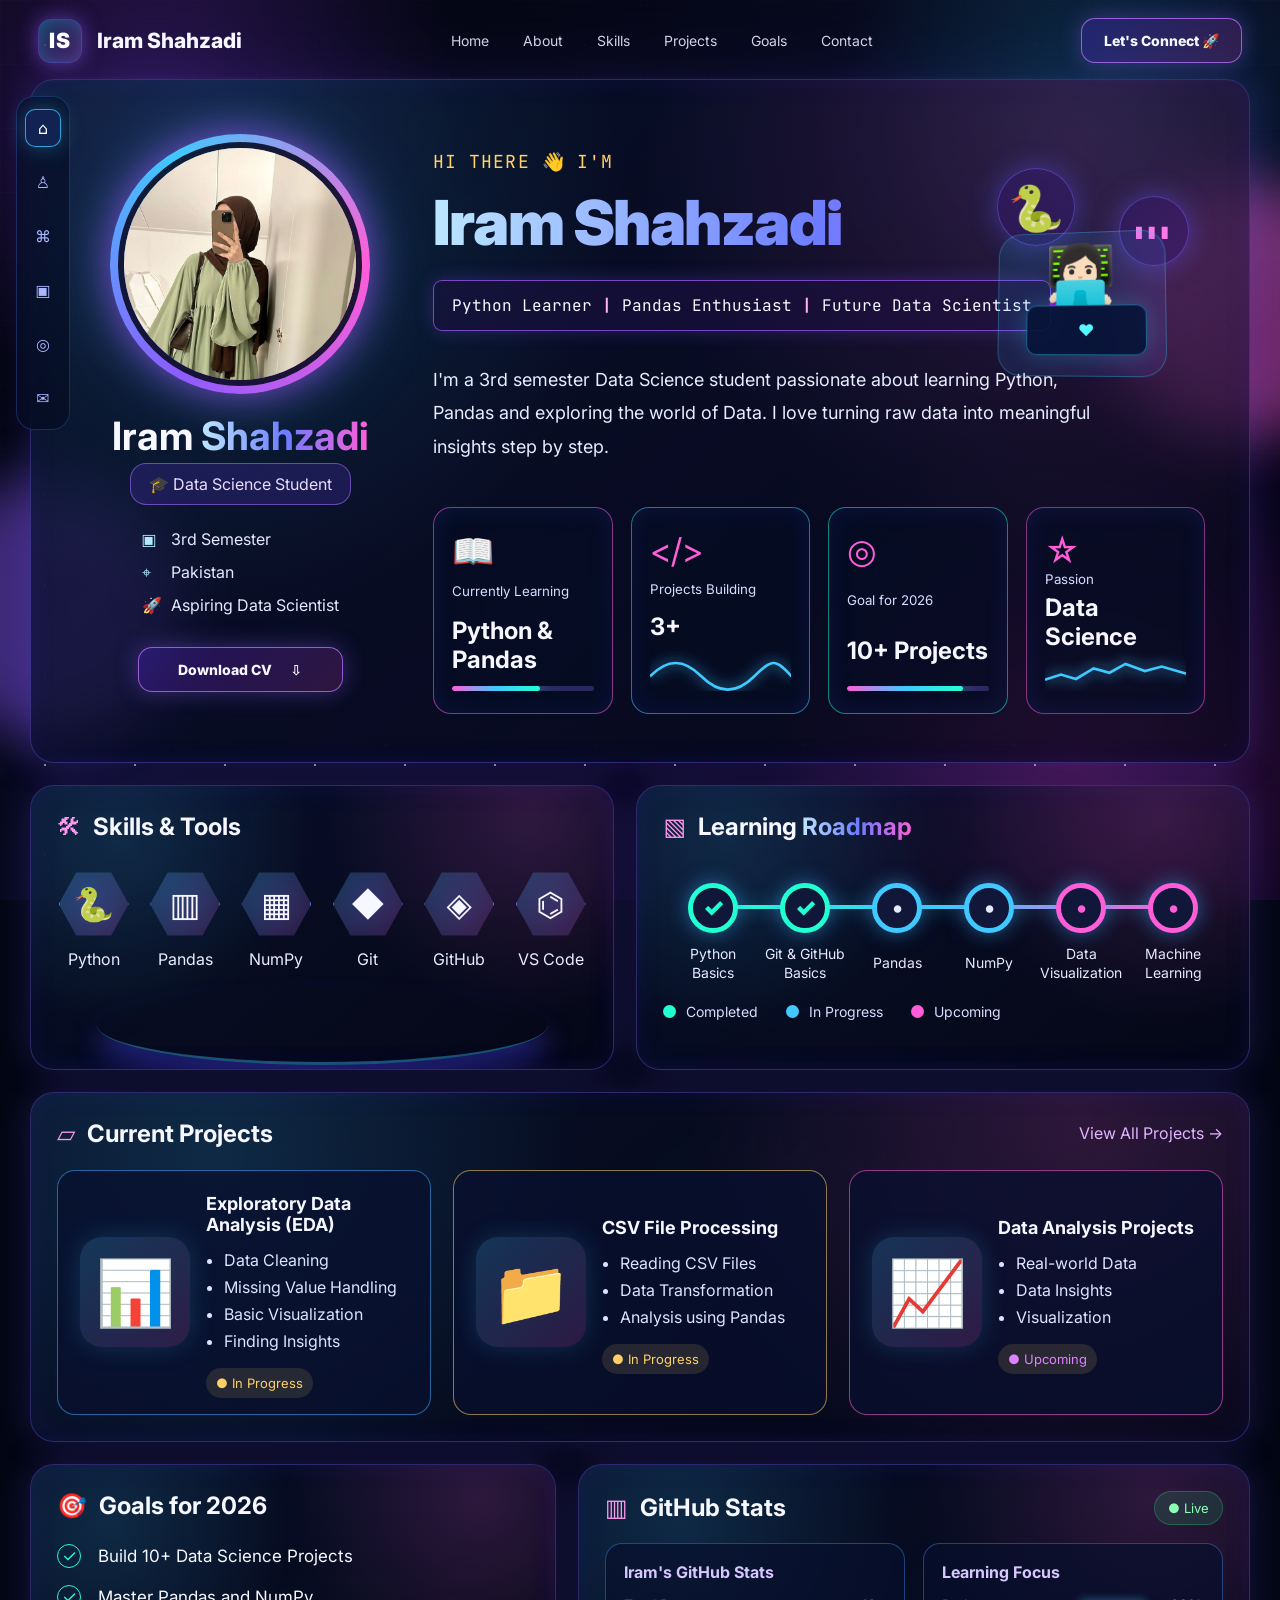
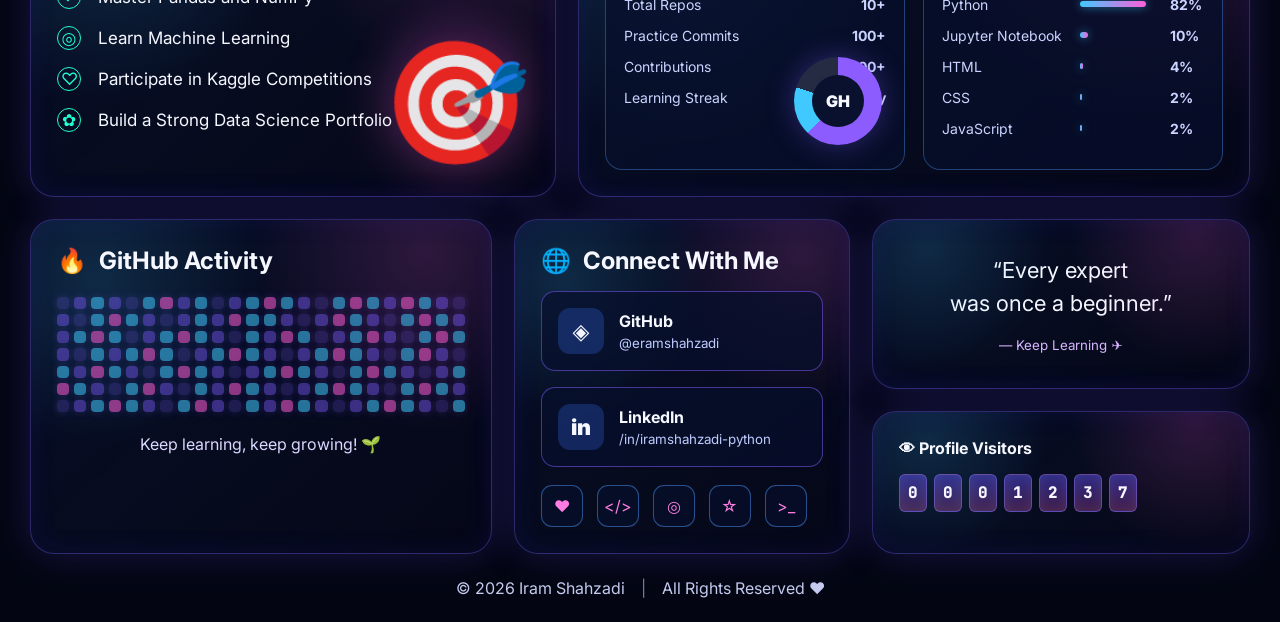
<file: index.html>
<!DOCTYPE html>
<html lang="en">
<head>
  <meta charset="UTF-8" />
  <meta name="viewport" content="width=device-width, initial-scale=1.0" />
  <meta name="description" content="Iram Shahzadi - Data Science Student, Python Learner, Pandas Enthusiast, Future Data Scientist" />
  <title>Iram Shahzadi | Data Science Portfolio</title>
  <link rel="preconnect" href="https://fonts.googleapis.com">
  <link rel="preconnect" href="https://fonts.gstatic.com" crossorigin>
  <link href="https://fonts.googleapis.com/css2?family=Inter:wght@400;500;600;700;800;900&family=JetBrains+Mono:wght@400;600;700&display=swap" rel="stylesheet">
  <link rel="stylesheet" href="style.css" />
</head>
<body>
  <div class="cosmic-bg"></div>
  <div class="noise"></div>
  <div class="page-glow glow-one"></div>
  <div class="page-glow glow-two"></div>

  <aside class="side-rail" aria-label="Side Navigation">
    <a href="#home" class="side-link active" title="Home">⌂</a>
    <a href="#about" class="side-link" title="About">♙</a>
    <a href="#skills" class="side-link" title="Skills">⌘</a>
    <a href="#projects" class="side-link" title="Projects">▣</a>
    <a href="#goals" class="side-link" title="Goals">◎</a>
    <a href="#contact" class="side-link" title="Contact">✉</a>
  </aside>

  <main class="shell">
    <nav class="navbar">
      <a class="brand" href="#home" aria-label="Iram Shahzadi Home">
        <span class="brand-mark">IS</span>
        <span>Iram Shahzadi</span>
      </a>
      <div class="nav-links">
        <a href="#home">Home</a>
        <a href="#about">About</a>
        <a href="#skills">Skills</a>
        <a href="#projects">Projects</a>
        <a href="#goals">Goals</a>
        <a href="#contact">Contact</a>
      </div>
      <a class="connect-btn" href="#contact">Let's Connect 🚀</a>
    </nav>

    <section id="home" class="hero section-card">
      <div class="profile-panel">
        <div class="avatar-ring">
          <img src="assets/profile.jpg" alt="Iram Shahzadi profile photo" />
        </div>
        <h2>Iram <span>Shahzadi</span></h2>
        <p class="pill">🎓 Data Science Student</p>
        <ul class="quick-info">
          <li><span>▣</span> 3rd Semester</li>
          <li><span>⌖</span> Pakistan</li>
          <li><span>🚀</span> Aspiring Data Scientist</li>
        </ul>
        <a class="download" href="#contact">Download CV <span>⇩</span></a>
      </div>

      <div class="hero-content">
        <p class="eyebrow">HI THERE 👋 I'M</p>
        <h1>Iram Shahzadi</h1>
        <div class="typing-box"><span>Python Learner</span><b>|</b><span>Pandas Enthusiast</span><b>|</b><span>Future Data Scientist</span></div>
        <p class="summary" id="about">
          I'm a 3rd semester Data Science student passionate about learning Python, Pandas and exploring the world of Data.
          I love turning raw data into meaningful insights step by step.
        </p>

        <div class="floating-illustration" aria-hidden="true">
          <div class="planet python">🐍</div>
          <div class="planet chart">▮▮▮</div>
          <div class="girl-card">
            <div class="girl-face">👩🏻‍💻</div>
            <div class="laptop">♥</div>
          </div>
        </div>

        <div class="metric-grid">
          <article class="metric-card pink">
            <span class="metric-icon">📖</span>
            <small>Currently Learning</small>
            <strong>Python & Pandas</strong>
            <div class="progress"><i style="width:62%"></i></div>
          </article>
          <article class="metric-card blue">
            <span class="metric-icon">&lt;/&gt;</span>
            <small>Projects Building</small>
            <strong>3+</strong>
            <svg viewBox="0 0 160 36" class="wave"><path d="M0 24 C 20 4, 38 4, 58 24 S 98 44, 118 24 S 142 4, 160 24" /></svg>
          </article>
          <article class="metric-card green">
            <span class="metric-icon">◎</span>
            <small>Goal for 2026</small>
            <strong>10+ Projects</strong>
            <div class="progress"><i style="width:82%"></i></div>
          </article>
          <article class="metric-card purple">
            <span class="metric-icon">☆</span>
            <small>Passion</small>
            <strong>Data Science</strong>
            <svg viewBox="0 0 160 36" class="wave"><path d="M0 28 L18 22 L35 27 L55 15 L73 20 L91 10 L113 18 L132 13 L160 21" /></svg>
          </article>
        </div>
      </div>
    </section>

    <section id="skills" class="split-row">
      <div class="panel skills-panel">
        <div class="panel-title"><span>🛠</span><h3>Skills & Tools</h3></div>
        <div class="tool-grid">
          <div class="tool"><span>🐍</span><p>Python</p></div>
          <div class="tool"><span>▥</span><p>Pandas</p></div>
          <div class="tool"><span>▦</span><p>NumPy</p></div>
          <div class="tool"><span>◆</span><p>Git</p></div>
          <div class="tool"><span>◈</span><p>GitHub</p></div>
          <div class="tool"><span>⌬</span><p>VS Code</p></div>
        </div>
        <div class="orbit-line"></div>
      </div>

      <div class="panel roadmap-panel">
        <div class="panel-title"><span>▧</span><h3>Learning <b>Roadmap</b></h3></div>
        <div class="roadmap">
          <div class="step done"><i>✓</i><p>Python<br>Basics</p></div>
          <div class="step done"><i>✓</i><p>Git & GitHub<br>Basics</p></div>
          <div class="step active"><i>•</i><p>Pandas</p></div>
          <div class="step active"><i>•</i><p>NumPy</p></div>
          <div class="step future"><i>•</i><p>Data<br>Visualization</p></div>
          <div class="step future"><i>•</i><p>Machine<br>Learning</p></div>
        </div>
        <div class="legend"><span class="done-dot"></span> Completed <span class="active-dot"></span> In Progress <span class="future-dot"></span> Upcoming</div>
      </div>
    </section>

    <section id="projects" class="panel projects-panel">
      <div class="section-heading">
        <div class="panel-title"><span>▱</span><h3>Current Projects</h3></div>
        <a href="https://github.com/eramshahzadi" target="_blank" rel="noreferrer">View All Projects →</a>
      </div>
      <div class="project-grid">
        <article class="project-card blue-border">
          <div class="project-art">📊</div>
          <div>
            <h4>Exploratory Data Analysis (EDA)</h4>
            <ul><li>Data Cleaning</li><li>Missing Value Handling</li><li>Basic Visualization</li><li>Finding Insights</li></ul>
            <span class="status in-progress">● In Progress</span>
          </div>
        </article>
        <article class="project-card amber-border">
          <div class="project-art">📁</div>
          <div>
            <h4>CSV File Processing</h4>
            <ul><li>Reading CSV Files</li><li>Data Transformation</li><li>Analysis using Pandas</li></ul>
            <span class="status in-progress">● In Progress</span>
          </div>
        </article>
        <article class="project-card purple-border">
          <div class="project-art">📈</div>
          <div>
            <h4>Data Analysis Projects</h4>
            <ul><li>Real-world Data</li><li>Data Insights</li><li>Visualization</li></ul>
            <span class="status upcoming">● Upcoming</span>
          </div>
        </article>
      </div>
    </section>

    <section id="goals" class="two-col">
      <div class="panel goals-panel">
        <div class="panel-title"><span>🎯</span><h3>Goals for 2026</h3></div>
        <ul class="goal-list">
          <li><span>✓</span> Build 10+ Data Science Projects</li>
          <li><span>✓</span> Master Pandas and NumPy</li>
          <li><span>◎</span> Learn Machine Learning</li>
          <li><span>♡</span> Participate in Kaggle Competitions</li>
          <li><span>✿</span> Build a Strong Data Science Portfolio</li>
        </ul>
        <div class="target-art">🎯</div>
      </div>

      <div class="panel stats-panel">
        <div class="section-heading tight">
          <div class="panel-title"><span>▥</span><h3>GitHub Stats</h3></div>
          <span class="live-dot">● Live</span>
        </div>
        <div class="stats-grid">
          <div class="stat-box">
            <h4>Iram's GitHub Stats</h4>
            <p><span>Total Repos</span><b>10+</b></p>
            <p><span>Practice Commits</span><b>100+</b></p>
            <p><span>Contributions</span><b>200+</b></p>
            <p><span>Learning Streak</span><b>Daily</b></p>
            <div class="donut"><span>GH</span></div>
          </div>
          <div class="stat-box langs">
            <h4>Learning Focus</h4>
            <p><span>Python</span><i style="width:82%"></i><b>82%</b></p>
            <p><span>Jupyter Notebook</span><i style="width:10%"></i><b>10%</b></p>
            <p><span>HTML</span><i style="width:4%"></i><b>4%</b></p>
            <p><span>CSS</span><i style="width:2%"></i><b>2%</b></p>
            <p><span>JavaScript</span><i style="width:2%"></i><b>2%</b></p>
          </div>
        </div>
      </div>
    </section>

    <section id="contact" class="bottom-grid">
      <div class="panel activity-panel">
        <div class="panel-title"><span>🔥</span><h3>GitHub Activity</h3></div>
        <div class="calendar" id="calendar"></div>
        <p class="caption">Keep learning, keep growing! 🌱</p>
      </div>

      <div class="panel contact-panel">
        <div class="panel-title"><span>🌐</span><h3>Connect With Me</h3></div>
        <a class="contact-card" href="https://github.com/eramshahzadi" target="_blank" rel="noreferrer"><span>◈</span><div><b>GitHub</b><small>@eramshahzadi</small></div></a>
        <a class="contact-card" href="https://www.linkedin.com/in/iramshahzadi-python/" target="_blank" rel="noreferrer"><span>in</span><div><b>LinkedIn</b><small>/in/iramshahzadi-python</small></div></a>
        <div class="social-row"><span>♥</span><span>&lt;/&gt;</span><span>◎</span><span>☆</span><span>&gt;_</span></div>
      </div>

      <div class="quote-stack">
        <div class="panel quote-card">
          <p>“Every expert<br>was once a beginner.”</p>
          <small>— Keep Learning ✈</small>
        </div>
        <div class="panel visitors-card">
          <h4>👁 Profile Visitors</h4>
          <div class="counter"><span>0</span><span>0</span><span>0</span><span>1</span><span>2</span><span>3</span><span>7</span></div>
        </div>
      </div>
    </section>

    <footer>
      © 2026 Iram Shahzadi <span>|</span> All Rights Reserved ❤️
    </footer>
  </main>

  <script src="script.js"></script>
</body>
</html>
</file>
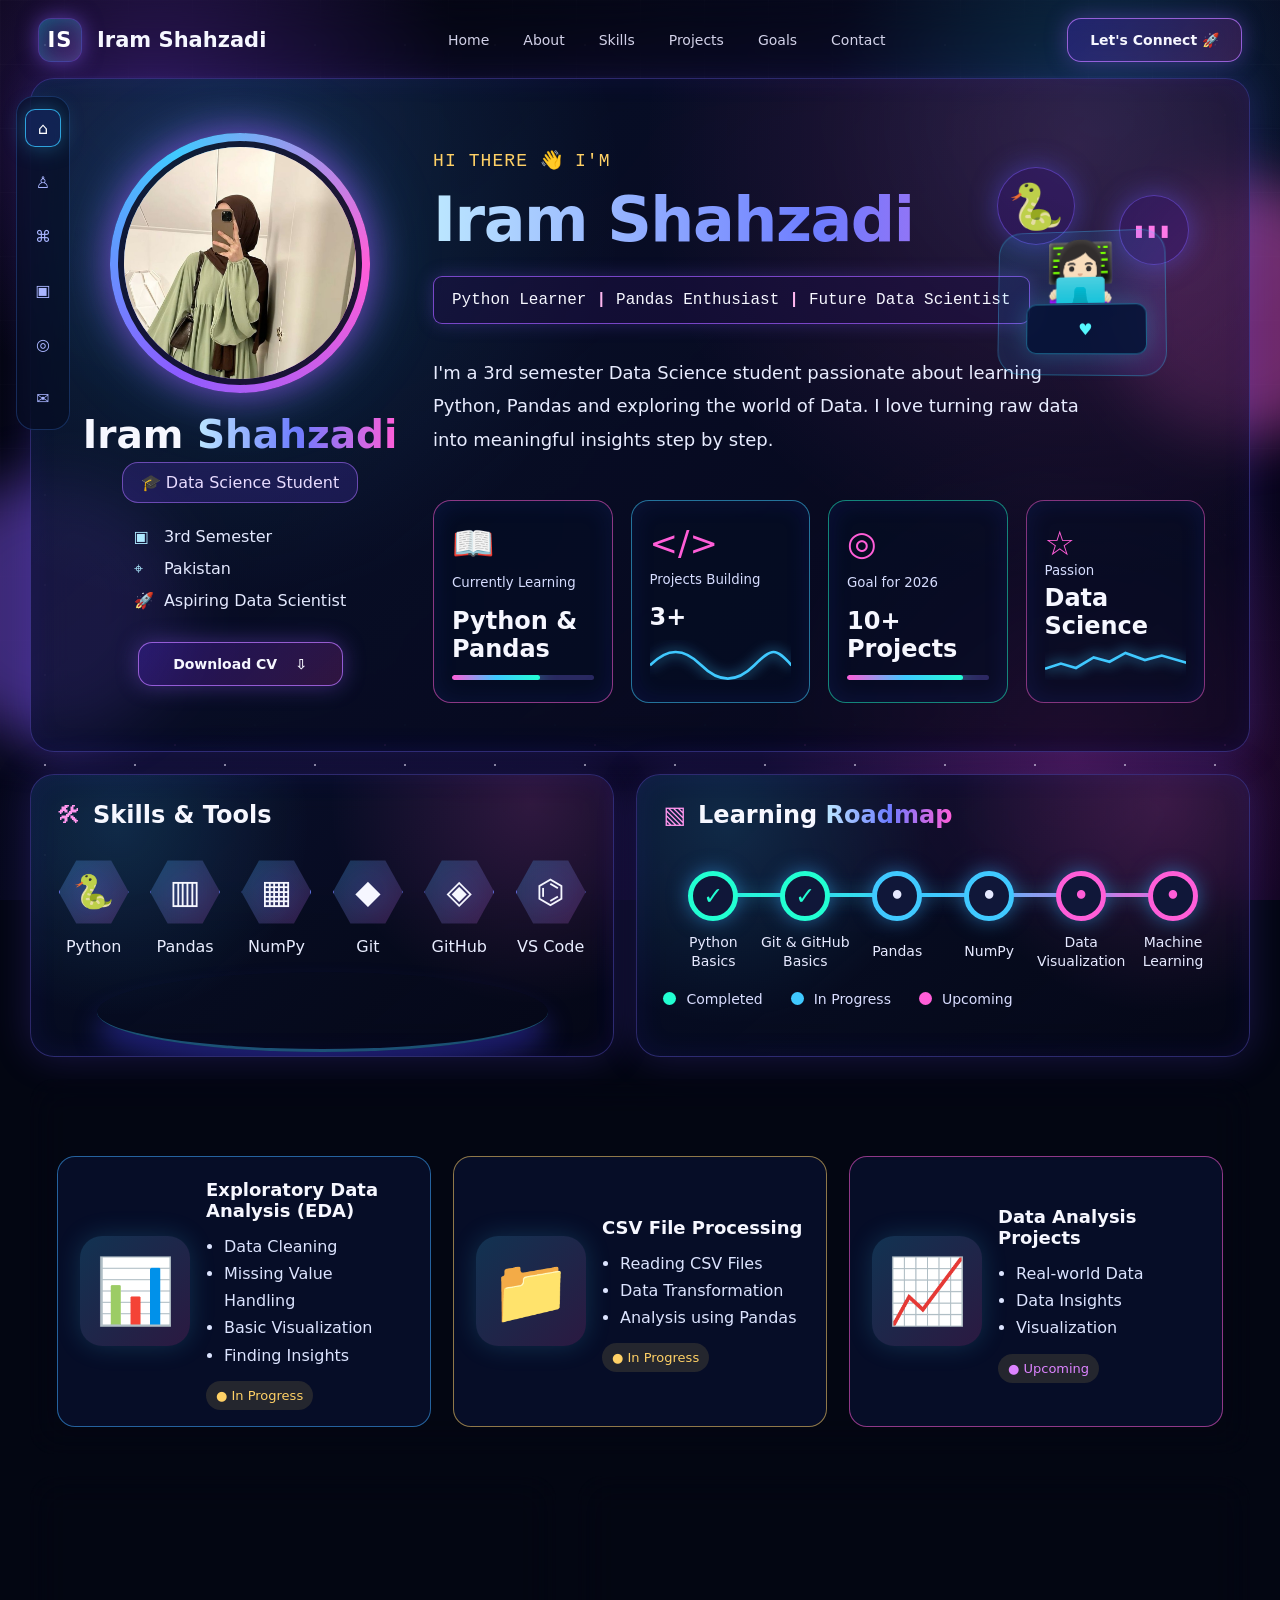
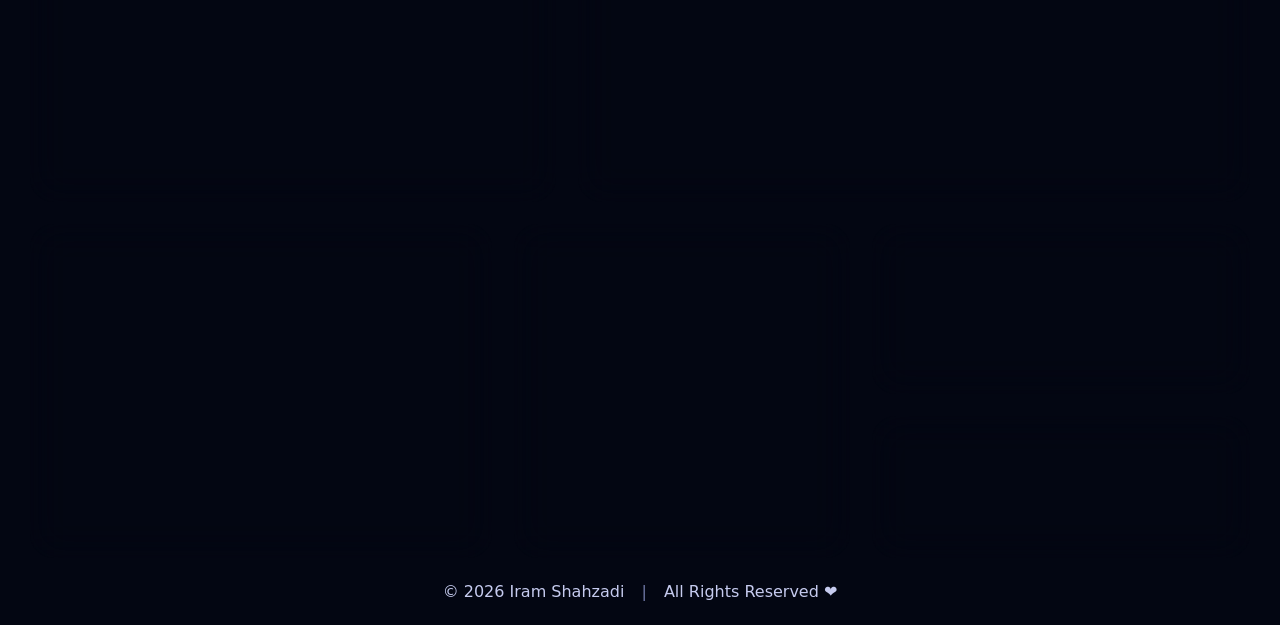
<file: animated-preview.html>
<!DOCTYPE html>
<html lang="en">
<head>
  <meta charset="UTF-8" />
  <meta name="viewport" content="width=device-width, initial-scale=1.0" />
  <meta name="description" content="Iram Shahzadi - Data Science Student, Python Learner, Pandas Enthusiast, Future Data Scientist" />
  <title>Iram Shahzadi | Data Science Portfolio</title>  <style>
:root{
  --bg:#030612;
  --panel:rgba(10, 18, 45, .62);
  --panel-strong:rgba(10,18,45,.88);
  --line:rgba(117, 102, 255, .35);
  --line2:rgba(42, 236, 255, .32);
  --text:#f6f7ff;
  --muted:#bfc7ff;
  --blue:#40c9ff;
  --violet:#8c5cff;
  --pink:#ff5ed8;
  --green:#22ffd2;
  --amber:#ffd166;
  --shadow:0 0 38px rgba(111,76,255,.22), inset 0 0 28px rgba(73,42,255,.09);
}
*{box-sizing:border-box}
html{scroll-behavior:smooth}
body{
  margin:0;
  font-family:Inter,system-ui,-apple-system,Segoe UI,sans-serif;
  color:var(--text);
  background:var(--bg);
  min-height:100vh;
  overflow-x:hidden;
}
a{color:inherit;text-decoration:none}
.cosmic-bg{
  position:fixed;inset:0;z-index:-4;
  background:
    radial-gradient(circle at 12% 10%,rgba(141,67,255,.28),transparent 22%),
    radial-gradient(circle at 86% 12%,rgba(31,208,255,.20),transparent 20%),
    radial-gradient(circle at 84% 84%,rgba(255,64,214,.22),transparent 24%),
    linear-gradient(135deg,#02030a 0%,#07091e 42%,#09031a 100%);
}
.cosmic-bg:before{
  content:"";position:absolute;inset:0;
  background-image:
    radial-gradient(#fff 0.7px,transparent 1px),
    radial-gradient(rgba(75,225,255,.9) 0.8px,transparent 1.2px),
    radial-gradient(rgba(255,111,229,.85) 1px,transparent 1.4px);
  background-size:90px 90px,150px 150px,210px 210px;
  background-position:0 0,30px 50px,70px 10px;
  opacity:.55;
  animation:stars 32s linear infinite;
}
@keyframes stars{to{transform:translateY(-90px)}}
.noise{position:fixed;inset:0;z-index:-3;pointer-events:none;background:linear-gradient(90deg,rgba(255,255,255,.02) 1px,transparent 1px),linear-gradient(rgba(255,255,255,.02) 1px,transparent 1px);background-size:64px 64px;mask-image:linear-gradient(to bottom,rgba(0,0,0,.85),rgba(0,0,0,.18))}
.page-glow{position:fixed;width:260px;height:260px;border-radius:50%;filter:blur(28px);z-index:-2;opacity:.42;pointer-events:none}.glow-one{left:-80px;bottom:18%;background:#8c5cff}.glow-two{right:-90px;top:20%;background:#ff5ed8}
.shell{width:min(1220px,calc(100% - 32px));margin:0 auto;padding-bottom:24px}.navbar{position:sticky;top:0;z-index:20;display:flex;align-items:center;gap:20px;justify-content:space-between;padding:18px 8px 14px;backdrop-filter:blur(18px)}.brand{display:flex;align-items:center;gap:15px;font-weight:800;font-size:21px}.brand-mark{width:44px;height:44px;border-radius:13px;display:grid;place-items:center;font-weight:900;letter-spacing:1px;color:#fff;background:linear-gradient(135deg,rgba(29,191,255,.24),rgba(251,67,255,.18));border:1px solid var(--line);box-shadow:0 0 20px rgba(140,92,255,.55),inset 0 0 16px rgba(63,223,255,.22)}.nav-links{display:flex;gap:18px;align-items:center;color:#e9e8ff;font-size:14px}.nav-links a{padding:10px 8px;border-radius:999px;opacity:.9}.nav-links a:hover{color:#fff;text-shadow:0 0 14px var(--pink)}.connect-btn,.download{border:1px solid rgba(186,117,255,.75);background:linear-gradient(135deg,rgba(95,42,255,.26),rgba(255,70,218,.16));box-shadow:0 0 22px rgba(139,92,246,.38);border-radius:14px;padding:13px 22px;font-weight:800;font-size:14px}.side-rail{position:fixed;left:16px;top:96px;width:54px;padding:12px 8px;border:1px solid rgba(70,139,255,.25);border-radius:18px;background:rgba(5,12,31,.58);backdrop-filter:blur(16px);z-index:30;display:grid;gap:16px}.side-link{height:38px;border-radius:10px;display:grid;place-items:center;color:#a9b5ff;border:1px solid transparent}.side-link.active,.side-link:hover{color:#fff;border-color:rgba(54,196,255,.8);box-shadow:0 0 22px rgba(56,189,248,.35);background:rgba(55,118,255,.18)}
.section-card,.panel{border:1px solid var(--line);background:linear-gradient(140deg,rgba(9,18,46,.76),rgba(7,9,28,.55));box-shadow:var(--shadow);backdrop-filter:blur(18px);border-radius:24px;position:relative;overflow:hidden}.section-card:before,.panel:before{content:"";position:absolute;inset:0;background:radial-gradient(circle at 15% 18%,rgba(65,202,255,.15),transparent 35%),radial-gradient(circle at 86% 10%,rgba(255,93,216,.16),transparent 36%);pointer-events:none}.hero{min-height:650px;display:grid;grid-template-columns:330px 1fr;gap:28px;padding:54px 44px 48px;margin-top:2px}.profile-panel{position:relative;z-index:2;display:flex;flex-direction:column;align-items:center;text-align:center}.avatar-ring{width:260px;height:260px;border-radius:50%;padding:8px;background:conic-gradient(from 90deg,var(--pink),var(--violet),var(--blue),var(--pink));box-shadow:0 0 40px rgba(160,85,255,.72),0 0 80px rgba(34,211,238,.2)}.avatar-ring img{width:100%;height:100%;object-fit:cover;border-radius:50%;border:6px solid rgba(8,12,35,.9);object-position:center 26%}.profile-panel h2{font-size:39px;margin:22px 0 8px;line-height:1}.profile-panel h2 span,.hero h1,.panel-title h3 b{background:linear-gradient(90deg,#bce7ff,#6d7cff,#ff5ed8);-webkit-background-clip:text;background-clip:text;color:transparent}.pill{border:1px solid rgba(172,113,255,.55);border-radius:16px;padding:10px 18px;margin:0;background:rgba(110,64,255,.18);color:#e8dcff}.quick-info{list-style:none;text-align:left;display:grid;gap:13px;margin:24px 0;padding:0;color:#e4e9ff}.quick-info span{display:inline-block;width:25px;color:#aeeaff}.download{margin-top:8px;min-width:205px;display:flex;align-items:center;justify-content:center;gap:18px}.hero-content{position:relative;z-index:2;padding:16px 0 0}.eyebrow{font-family:"JetBrains Mono",monospace;color:var(--amber);font-size:18px;letter-spacing:.06em;margin:0 0 12px}.hero h1{font-size:62px;margin:0 0 20px;font-weight:900;letter-spacing:-1.5px}.typing-box{font-family:"JetBrains Mono",monospace;display:inline-flex;flex-wrap:wrap;gap:10px;align-items:center;border:1px solid rgba(160,92,255,.72);border-radius:9px;padding:14px 18px;background:rgba(32,18,72,.48);box-shadow:0 0 18px rgba(124,92,255,.26);font-size:16px}.typing-box b{color:#ffb7f0}.summary{font-size:18px;line-height:1.85;max-width:660px;margin:32px 0 44px;color:#e8ecff}.floating-illustration{position:absolute;right:8px;top:12px;width:250px;height:230px}.planet{position:absolute;border-radius:50%;display:grid;place-items:center;box-shadow:0 0 28px rgba(100,92,255,.45);background:rgba(56,25,119,.45);border:1px solid rgba(123,92,255,.48)}.planet.python{width:78px;height:78px;right:122px;top:22px;font-size:45px}.planet.chart{width:70px;height:70px;right:8px;top:50px;color:#ff78e9;font-weight:900;letter-spacing:4px}.girl-card{position:absolute;right:32px;bottom:0;width:170px;height:145px;border:1px solid rgba(53,211,255,.3);border-radius:24px;background:linear-gradient(135deg,rgba(0,199,255,.12),rgba(123,92,255,.12));transform:perspective(500px) rotateX(5deg) rotateY(-9deg)}.girl-face{position:absolute;font-size:58px;left:48px;top:6px}.laptop{position:absolute;left:29px;right:18px;bottom:20px;height:50px;display:grid;place-items:center;color:#55f8ff;border-radius:10px;background:rgba(7,20,56,.9);border:1px solid rgba(53,211,255,.42);box-shadow:0 0 25px rgba(53,211,255,.25)}.metric-grid{display:grid;grid-template-columns:repeat(4,1fr);gap:18px}.metric-card{min-height:174px;border-radius:18px;border:1px solid rgba(100,126,255,.52);background:rgba(5,13,37,.62);padding:22px 18px;box-shadow:inset 0 0 24px rgba(54,83,255,.12);display:flex;flex-direction:column;justify-content:space-between}.metric-card.pink{border-color:rgba(255,94,216,.54)}.metric-card.blue{border-color:rgba(64,201,255,.55)}.metric-card.green{border-color:rgba(34,255,210,.5)}.metric-card.purple{border-color:rgba(255,94,216,.5)}.metric-icon{font-size:34px;color:var(--pink)}.metric-card small{color:#d6ddff}.metric-card strong{font-size:24px;margin-top:6px}.progress{height:5px;border-radius:999px;background:rgba(137,118,255,.28);overflow:hidden}.progress i{display:block;height:100%;border-radius:999px;background:linear-gradient(90deg,var(--pink),var(--blue),var(--green));box-shadow:0 0 18px var(--green)}.wave{width:100%;height:40px}.wave path{fill:none;stroke:var(--blue);stroke-width:3;filter:drop-shadow(0 0 7px var(--blue))}.split-row{display:grid;grid-template-columns:1fr 1.05fr;gap:22px;margin-top:22px}.panel{padding:26px}.panel-title{position:relative;z-index:2;display:flex;align-items:center;gap:12px}.panel-title h3{margin:0;font-size:24px}.panel-title span{font-size:24px;color:#ff96ed}.tool-grid{position:relative;z-index:2;display:grid;grid-template-columns:repeat(6,1fr);gap:18px;margin-top:28px}.tool{text-align:center}.tool span{width:70px;height:70px;margin:0 auto 10px;clip-path:polygon(25% 5%,75% 5%,100% 50%,75% 95%,25% 95%,0 50%);display:grid;place-items:center;font-size:33px;background:linear-gradient(135deg,rgba(63,201,255,.22),rgba(255,94,216,.16));border:1px solid rgba(110,126,255,.75);filter:drop-shadow(0 0 16px rgba(95,92,255,.42))}.tool p{margin:0;color:#e9edff}.orbit-line{height:80px;margin:16px auto -22px;width:85%;border-bottom:3px solid rgba(64,201,255,.38);border-radius:50%;box-shadow:0 18px 26px rgba(75,70,255,.35)}.roadmap{position:relative;z-index:2;display:grid;grid-template-columns:repeat(6,1fr);gap:0;margin:42px 4px 20px}.roadmap:before{content:"";position:absolute;left:8%;right:8%;top:22px;height:4px;background:linear-gradient(90deg,var(--green),var(--blue),var(--pink));box-shadow:0 0 18px rgba(53,211,255,.45)}.step{position:relative;display:grid;justify-items:center;gap:12px;text-align:center;color:#e6e9ff}.step i{width:50px;height:50px;border-radius:50%;display:grid;place-items:center;font-style:normal;font-weight:900;font-size:24px;z-index:2;background:#101739;border:5px solid var(--blue);box-shadow:0 0 20px rgba(60,173,255,.5)}.step.done i{border-color:var(--green);color:var(--green)}.step.future i{border-color:var(--pink);color:var(--pink)}.step p{margin:0;font-size:14px;line-height:1.35}.legend{position:relative;z-index:2;display:flex;gap:28px;align-items:center;color:#d9ddff;font-size:14px}.legend span{width:13px;height:13px;border-radius:50%;display:inline-block;margin-right:-18px}.done-dot{background:var(--green)}.active-dot{background:var(--blue)}.future-dot{background:var(--pink)}.projects-panel{margin-top:22px}.section-heading{position:relative;z-index:2;display:flex;align-items:center;justify-content:space-between;gap:16px}.section-heading a{color:#e3b5ff}.project-grid{position:relative;z-index:2;display:grid;grid-template-columns:repeat(3,1fr);gap:22px;margin-top:22px}.project-card{display:grid;grid-template-columns:110px 1fr;gap:16px;align-items:center;border:1px solid rgba(62,169,255,.55);border-radius:18px;background:rgba(8,17,47,.76);padding:22px;min-height:195px}.project-card h4{margin:0 0 12px;font-size:18px}.project-card ul{margin:0 0 16px;padding-left:18px;color:#dce4ff;line-height:1.7}.project-art{font-size:64px;display:grid;place-items:center;min-height:110px;border-radius:22px;background:linear-gradient(135deg,rgba(64,201,255,.2),rgba(255,94,216,.15));box-shadow:0 0 26px rgba(64,201,255,.18)}.amber-border{border-color:rgba(255,209,102,.55)}.purple-border{border-color:rgba(255,94,216,.55)}.status{font-size:13px;border-radius:999px;padding:7px 10px;background:rgba(255,209,102,.12)}.status.in-progress{color:#ffd166}.status.upcoming{color:#dc83ff}.two-col{display:grid;grid-template-columns:.9fr 1.15fr;gap:22px;margin-top:22px}.goal-list{position:relative;z-index:2;margin:24px 0 0;padding:0;list-style:none;display:grid;gap:17px;font-size:17px}.goal-list span{display:inline-grid;place-items:center;width:24px;height:24px;margin-right:12px;border-radius:50%;border:1px solid var(--green);color:var(--green)}.target-art{position:absolute;right:24px;bottom:22px;font-size:120px;filter:drop-shadow(0 0 28px rgba(255,94,216,.45));opacity:.9}.stats-grid{position:relative;z-index:2;display:grid;grid-template-columns:1fr 1fr;gap:18px;margin-top:18px}.live-dot{border-radius:999px;padding:8px 13px;background:rgba(34,255,123,.12);color:#8dffb4;border:1px solid rgba(34,255,123,.25);font-size:13px}.stat-box{border:1px solid rgba(79,151,255,.38);border-radius:17px;background:rgba(8,16,45,.72);padding:18px;min-height:195px;position:relative}.stat-box h4{margin:0 0 14px;color:#d7c7ff}.stat-box p{display:flex;align-items:center;justify-content:space-between;gap:12px;color:#cbd3ff;font-size:14px}.donut{position:absolute;width:88px;height:88px;border-radius:50%;right:22px;bottom:24px;display:grid;place-items:center;background:conic-gradient(var(--violet) 0 62%,var(--blue) 62% 80%,rgba(255,255,255,.12) 80%);box-shadow:0 0 28px rgba(124,92,255,.35)}.donut:before{content:"";position:absolute;inset:18px;border-radius:50%;background:#0a112e}.donut span{z-index:2;font-weight:900}.langs p{display:grid;grid-template-columns:1fr 80px 34px;gap:10px}.langs i{height:6px;border-radius:999px;background:linear-gradient(90deg,var(--blue),var(--pink));align-self:center;box-shadow:0 0 10px rgba(64,201,255,.58)}.bottom-grid{display:grid;grid-template-columns:1.1fr .8fr .9fr;gap:22px;margin-top:22px}.calendar{position:relative;z-index:2;display:grid;grid-template-columns:repeat(24,1fr);gap:5px;margin-top:22px}.day{aspect-ratio:1;border-radius:4px;background:rgba(124,92,255,.22);box-shadow:0 0 9px rgba(124,92,255,.22)}.day.l1{background:rgba(124,92,255,.45)}.day.l2{background:rgba(64,201,255,.55)}.day.l3{background:rgba(255,94,216,.55)}.caption{text-align:center;color:#dcd8ff;margin:22px 0 0}.contact-card{position:relative;z-index:2;display:flex;align-items:center;gap:15px;border:1px solid rgba(128,92,255,.52);border-radius:14px;background:rgba(8,16,45,.72);padding:16px;margin-top:16px}.contact-card span{width:46px;height:46px;border-radius:12px;display:grid;place-items:center;background:rgba(56,116,255,.25);font-weight:900;font-size:22px}.contact-card small{display:block;color:#bfcbff;margin-top:4px}.social-row{display:flex;gap:14px;margin-top:18px;position:relative;z-index:2}.social-row span{width:42px;height:42px;display:grid;place-items:center;border-radius:11px;border:1px solid rgba(80,153,255,.48);background:rgba(7,16,44,.72);color:#ff7de3}.quote-stack{display:grid;gap:22px}.quote-card{text-align:center;display:grid;place-items:center;min-height:155px}.quote-card p{font-size:22px;line-height:1.5;margin:0}.quote-card small{color:#d9b6ff}.visitors-card h4{position:relative;z-index:2;margin:0 0 16px}.counter{position:relative;z-index:2;display:flex;gap:7px}.counter span{width:28px;height:38px;border-radius:6px;display:grid;place-items:center;font-family:"JetBrains Mono",monospace;font-weight:800;background:linear-gradient(180deg,rgba(92,77,255,.45),rgba(255,94,216,.24));border:1px solid rgba(156,130,255,.42);box-shadow:inset 0 0 12px rgba(255,255,255,.08)}footer{text-align:center;color:#c6cbef;padding:24px 0 0}footer span{margin:0 12px;color:#717aa9}
@media (max-width:1180px){.side-rail{display:none}.hero{grid-template-columns:1fr}.floating-illustration{opacity:.35}.metric-grid,.project-grid,.bottom-grid{grid-template-columns:1fr 1fr}.profile-panel{max-width:420px;margin:0 auto}.nav-links{display:none}.two-col,.split-row{grid-template-columns:1fr}}
@media (max-width:760px){.shell{width:min(100% - 18px,1220px)}.navbar{padding-left:0;padding-right:0}.brand{font-size:17px}.connect-btn{display:none}.hero{padding:30px 16px}.avatar-ring{width:210px;height:210px}.hero h1{font-size:42px}.typing-box{font-size:13px}.metric-grid,.project-grid,.bottom-grid,.stats-grid{grid-template-columns:1fr}.tool-grid{grid-template-columns:repeat(3,1fr)}.roadmap{grid-template-columns:repeat(3,1fr);row-gap:28px}.roadmap:before{display:none}.project-card{grid-template-columns:1fr}.target-art{opacity:.18}.bottom-grid{margin-bottom:18px}}

/* Extra animated preview polish */
.section-card,.panel,.metric-card,.project-card,.contact-card{transition:transform .35s ease,border-color .35s ease,box-shadow .35s ease;}
.section-card:hover,.panel:hover,.metric-card:hover,.project-card:hover,.contact-card:hover{transform:translateY(-4px);box-shadow:0 0 32px rgba(124,92,255,.28), inset 0 0 26px rgba(64,201,255,.08);}
.avatar-ring{animation:ringPulse 3s ease-in-out infinite;}
@keyframes ringPulse{0%,100%{box-shadow:0 0 20px rgba(124,92,255,.55),0 0 42px rgba(255,94,216,.32)}50%{box-shadow:0 0 28px rgba(64,201,255,.85),0 0 70px rgba(255,94,216,.5)}}
.profile-panel,.hero-content,.panel,.project-card{animation:riseIn .85s ease both;}
.hero-content{animation-delay:.08s}.split-row .panel:nth-child(2){animation-delay:.16s}.project-card:nth-child(2){animation-delay:.12s}.project-card:nth-child(3){animation-delay:.24s}
@keyframes riseIn{from{opacity:0;transform:translateY(28px)}to{opacity:1;transform:translateY(0)}}
.planet.python{animation:floatOne 4.5s ease-in-out infinite;}.planet.chart{animation:floatTwo 5.2s ease-in-out infinite;}.girl-card{animation:floatCard 5s ease-in-out infinite;}
@keyframes floatOne{0%,100%{transform:translateY(0) rotate(0)}50%{transform:translateY(-16px) rotate(8deg)}}
@keyframes floatTwo{0%,100%{transform:translateY(0) scale(1)}50%{transform:translateY(14px) scale(1.05)}}
@keyframes floatCard{0%,100%{transform:perspective(500px) rotateX(5deg) rotateY(-9deg) translateY(0)}50%{transform:perspective(500px) rotateX(5deg) rotateY(-9deg) translateY(-12px)}}
.typing-box b{animation:blink 1s step-end infinite}@keyframes blink{50%{opacity:0}}
.metric-card .metric-icon,.tool span,.panel-title span{animation:softGlow 2.8s ease-in-out infinite alternate;}
@keyframes softGlow{from{filter:drop-shadow(0 0 6px rgba(64,201,255,.3))}to{filter:drop-shadow(0 0 16px rgba(255,94,216,.55))}}
.step.active i,.live-dot,.counter span{animation:pulseSmall 1.8s ease-in-out infinite;}
@keyframes pulseSmall{0%,100%{transform:scale(1)}50%{transform:scale(1.08)}}
.day{animation:cellWave 3.4s ease-in-out infinite;animation-delay:calc(var(--i, 0) * .03s)}
@keyframes cellWave{0%,100%{opacity:.65;transform:scale(1)}50%{opacity:1;transform:scale(1.12)}}

  </style>
</head>
<body>
  <div class="cosmic-bg"></div>
  <div class="noise"></div>
  <div class="page-glow glow-one"></div>
  <div class="page-glow glow-two"></div>

  <aside class="side-rail" aria-label="Side Navigation">
    <a href="#home" class="side-link active" title="Home">⌂</a>
    <a href="#about" class="side-link" title="About">♙</a>
    <a href="#skills" class="side-link" title="Skills">⌘</a>
    <a href="#projects" class="side-link" title="Projects">▣</a>
    <a href="#goals" class="side-link" title="Goals">◎</a>
    <a href="#contact" class="side-link" title="Contact">✉</a>
  </aside>

  <main class="shell">
    <nav class="navbar">
      <a class="brand" href="#home" aria-label="Iram Shahzadi Home">
        <span class="brand-mark">IS</span>
        <span>Iram Shahzadi</span>
      </a>
      <div class="nav-links">
        <a href="#home">Home</a>
        <a href="#about">About</a>
        <a href="#skills">Skills</a>
        <a href="#projects">Projects</a>
        <a href="#goals">Goals</a>
        <a href="#contact">Contact</a>
      </div>
      <a class="connect-btn" href="#contact">Let's Connect 🚀</a>
    </nav>

    <section id="home" class="hero section-card">
      <div class="profile-panel">
        <div class="avatar-ring">
          <img src="[data-uri]" alt="Iram Shahzadi profile photo" />
        </div>
        <h2>Iram <span>Shahzadi</span></h2>
        <p class="pill">🎓 Data Science Student</p>
        <ul class="quick-info">
          <li><span>▣</span> 3rd Semester</li>
          <li><span>⌖</span> Pakistan</li>
          <li><span>🚀</span> Aspiring Data Scientist</li>
        </ul>
        <a class="download" href="#contact">Download CV <span>⇩</span></a>
      </div>

      <div class="hero-content">
        <p class="eyebrow">HI THERE 👋 I'M</p>
        <h1>Iram Shahzadi</h1>
        <div class="typing-box"><span>Python Learner</span><b>|</b><span>Pandas Enthusiast</span><b>|</b><span>Future Data Scientist</span></div>
        <p class="summary" id="about">
          I'm a 3rd semester Data Science student passionate about learning Python, Pandas and exploring the world of Data.
          I love turning raw data into meaningful insights step by step.
        </p>

        <div class="floating-illustration" aria-hidden="true">
          <div class="planet python">🐍</div>
          <div class="planet chart">▮▮▮</div>
          <div class="girl-card">
            <div class="girl-face">👩🏻‍💻</div>
            <div class="laptop">♥</div>
          </div>
        </div>

        <div class="metric-grid">
          <article class="metric-card pink">
            <span class="metric-icon">📖</span>
            <small>Currently Learning</small>
            <strong>Python & Pandas</strong>
            <div class="progress"><i style="width:62%"></i></div>
          </article>
          <article class="metric-card blue">
            <span class="metric-icon">&lt;/&gt;</span>
            <small>Projects Building</small>
            <strong>3+</strong>
            <svg viewBox="0 0 160 36" class="wave"><path d="M0 24 C 20 4, 38 4, 58 24 S 98 44, 118 24 S 142 4, 160 24" /></svg>
          </article>
          <article class="metric-card green">
            <span class="metric-icon">◎</span>
            <small>Goal for 2026</small>
            <strong>10+ Projects</strong>
            <div class="progress"><i style="width:82%"></i></div>
          </article>
          <article class="metric-card purple">
            <span class="metric-icon">☆</span>
            <small>Passion</small>
            <strong>Data Science</strong>
            <svg viewBox="0 0 160 36" class="wave"><path d="M0 28 L18 22 L35 27 L55 15 L73 20 L91 10 L113 18 L132 13 L160 21" /></svg>
          </article>
        </div>
      </div>
    </section>

    <section id="skills" class="split-row">
      <div class="panel skills-panel">
        <div class="panel-title"><span>🛠</span><h3>Skills & Tools</h3></div>
        <div class="tool-grid">
          <div class="tool"><span>🐍</span><p>Python</p></div>
          <div class="tool"><span>▥</span><p>Pandas</p></div>
          <div class="tool"><span>▦</span><p>NumPy</p></div>
          <div class="tool"><span>◆</span><p>Git</p></div>
          <div class="tool"><span>◈</span><p>GitHub</p></div>
          <div class="tool"><span>⌬</span><p>VS Code</p></div>
        </div>
        <div class="orbit-line"></div>
      </div>

      <div class="panel roadmap-panel">
        <div class="panel-title"><span>▧</span><h3>Learning <b>Roadmap</b></h3></div>
        <div class="roadmap">
          <div class="step done"><i>✓</i><p>Python<br>Basics</p></div>
          <div class="step done"><i>✓</i><p>Git & GitHub<br>Basics</p></div>
          <div class="step active"><i>•</i><p>Pandas</p></div>
          <div class="step active"><i>•</i><p>NumPy</p></div>
          <div class="step future"><i>•</i><p>Data<br>Visualization</p></div>
          <div class="step future"><i>•</i><p>Machine<br>Learning</p></div>
        </div>
        <div class="legend"><span class="done-dot"></span> Completed <span class="active-dot"></span> In Progress <span class="future-dot"></span> Upcoming</div>
      </div>
    </section>

    <section id="projects" class="panel projects-panel">
      <div class="section-heading">
        <div class="panel-title"><span>▱</span><h3>Current Projects</h3></div>
        <a href="https://github.com/eramshahzadi" target="_blank" rel="noreferrer">View All Projects →</a>
      </div>
      <div class="project-grid">
        <article class="project-card blue-border">
          <div class="project-art">📊</div>
          <div>
            <h4>Exploratory Data Analysis (EDA)</h4>
            <ul><li>Data Cleaning</li><li>Missing Value Handling</li><li>Basic Visualization</li><li>Finding Insights</li></ul>
            <span class="status in-progress">● In Progress</span>
          </div>
        </article>
        <article class="project-card amber-border">
          <div class="project-art">📁</div>
          <div>
            <h4>CSV File Processing</h4>
            <ul><li>Reading CSV Files</li><li>Data Transformation</li><li>Analysis using Pandas</li></ul>
            <span class="status in-progress">● In Progress</span>
          </div>
        </article>
        <article class="project-card purple-border">
          <div class="project-art">📈</div>
          <div>
            <h4>Data Analysis Projects</h4>
            <ul><li>Real-world Data</li><li>Data Insights</li><li>Visualization</li></ul>
            <span class="status upcoming">● Upcoming</span>
          </div>
        </article>
      </div>
    </section>

    <section id="goals" class="two-col">
      <div class="panel goals-panel">
        <div class="panel-title"><span>🎯</span><h3>Goals for 2026</h3></div>
        <ul class="goal-list">
          <li><span>✓</span> Build 10+ Data Science Projects</li>
          <li><span>✓</span> Master Pandas and NumPy</li>
          <li><span>◎</span> Learn Machine Learning</li>
          <li><span>♡</span> Participate in Kaggle Competitions</li>
          <li><span>✿</span> Build a Strong Data Science Portfolio</li>
        </ul>
        <div class="target-art">🎯</div>
      </div>

      <div class="panel stats-panel">
        <div class="section-heading tight">
          <div class="panel-title"><span>▥</span><h3>GitHub Stats</h3></div>
          <span class="live-dot">● Live</span>
        </div>
        <div class="stats-grid">
          <div class="stat-box">
            <h4>Iram's GitHub Stats</h4>
            <p><span>Total Repos</span><b>10+</b></p>
            <p><span>Practice Commits</span><b>100+</b></p>
            <p><span>Contributions</span><b>200+</b></p>
            <p><span>Learning Streak</span><b>Daily</b></p>
            <div class="donut"><span>GH</span></div>
          </div>
          <div class="stat-box langs">
            <h4>Learning Focus</h4>
            <p><span>Python</span><i style="width:82%"></i><b>82%</b></p>
            <p><span>Jupyter Notebook</span><i style="width:10%"></i><b>10%</b></p>
            <p><span>HTML</span><i style="width:4%"></i><b>4%</b></p>
            <p><span>CSS</span><i style="width:2%"></i><b>2%</b></p>
            <p><span>JavaScript</span><i style="width:2%"></i><b>2%</b></p>
          </div>
        </div>
      </div>
    </section>

    <section id="contact" class="bottom-grid">
      <div class="panel activity-panel">
        <div class="panel-title"><span>🔥</span><h3>GitHub Activity</h3></div>
        <div class="calendar" id="calendar"></div>
        <p class="caption">Keep learning, keep growing! 🌱</p>
      </div>

      <div class="panel contact-panel">
        <div class="panel-title"><span>🌐</span><h3>Connect With Me</h3></div>
        <a class="contact-card" href="https://github.com/eramshahzadi" target="_blank" rel="noreferrer"><span>◈</span><div><b>GitHub</b><small>@eramshahzadi</small></div></a>
        <a class="contact-card" href="https://www.linkedin.com/in/iramshahzadi-python/" target="_blank" rel="noreferrer"><span>in</span><div><b>LinkedIn</b><small>/in/iramshahzadi-python</small></div></a>
        <div class="social-row"><span>♥</span><span>&lt;/&gt;</span><span>◎</span><span>☆</span><span>&gt;_</span></div>
      </div>

      <div class="quote-stack">
        <div class="panel quote-card">
          <p>“Every expert<br>was once a beginner.”</p>
          <small>— Keep Learning ✈</small>
        </div>
        <div class="panel visitors-card">
          <h4>👁 Profile Visitors</h4>
          <div class="counter"><span>0</span><span>0</span><span>0</span><span>1</span><span>2</span><span>3</span><span>7</span></div>
        </div>
      </div>
    </section>

    <footer>
      © 2026 Iram Shahzadi <span>|</span> All Rights Reserved ❤️
    </footer>
  </main>

  <script>
const calendar = document.getElementById('calendar');
const pattern = [0,1,2,1,0,2,3,1,2,0,1,2,3,2,1,0,2,3,2,1,3,2,1,0,1,0,2,3,2,1,0,1,2,1,3,2,2,1,0,1,3,2,1,0,2,3,2,1,1,2,3,2,0,1,2,3,2,1,0,2,1,3,2,0,1,2,3,1,0,2,3,2,1,0,2,1,2,3,2,0,1,2,3,2,1,0,1,2,3,2,1,0,2,3,1,0,2,1,3,2,1,0,2,3,2,1,0,1,2,3,2,1,0,2,3,2,1,0,1,2,3,2,1,0,2,3,1,0,2,1,3,2,1,0,1,2,3,2,1,0,2,3,2,1,0,1,2,3,2,1,0,2,3,1,0,2,1,3,2,1,0,1,2,3,2,1,0,2,3,2,1,0];
pattern.slice(0, 168).forEach(level => {
  const cell = document.createElement('span');
  cell.className = `day ${level ? 'l' + level : ''}`;
  calendar.appendChild(cell);
});

const links = document.querySelectorAll('.side-link');
const sections = [...document.querySelectorAll('section[id]')];
const syncActive = () => {
  const current = sections.findLast(sec => window.scrollY + 160 >= sec.offsetTop);
  links.forEach(a => a.classList.toggle('active', current && a.getAttribute('href') === `#${current.id}`));
};
window.addEventListener('scroll', syncActive, { passive: true });
syncActive();

// Animated calendar timing + smooth reveal
[...document.querySelectorAll('.day')].forEach((cell, index) => cell.style.setProperty('--i', index));
const revealItems = document.querySelectorAll('.panel,.metric-card,.project-card,.profile-panel,.hero-content');
const observer = new IntersectionObserver(entries => {
  entries.forEach(entry => entry.target.classList.toggle('visible', entry.isIntersecting));
}, { threshold: 0.12 });
revealItems.forEach(item => observer.observe(item));

  </script>
</body>
</html>
</file>
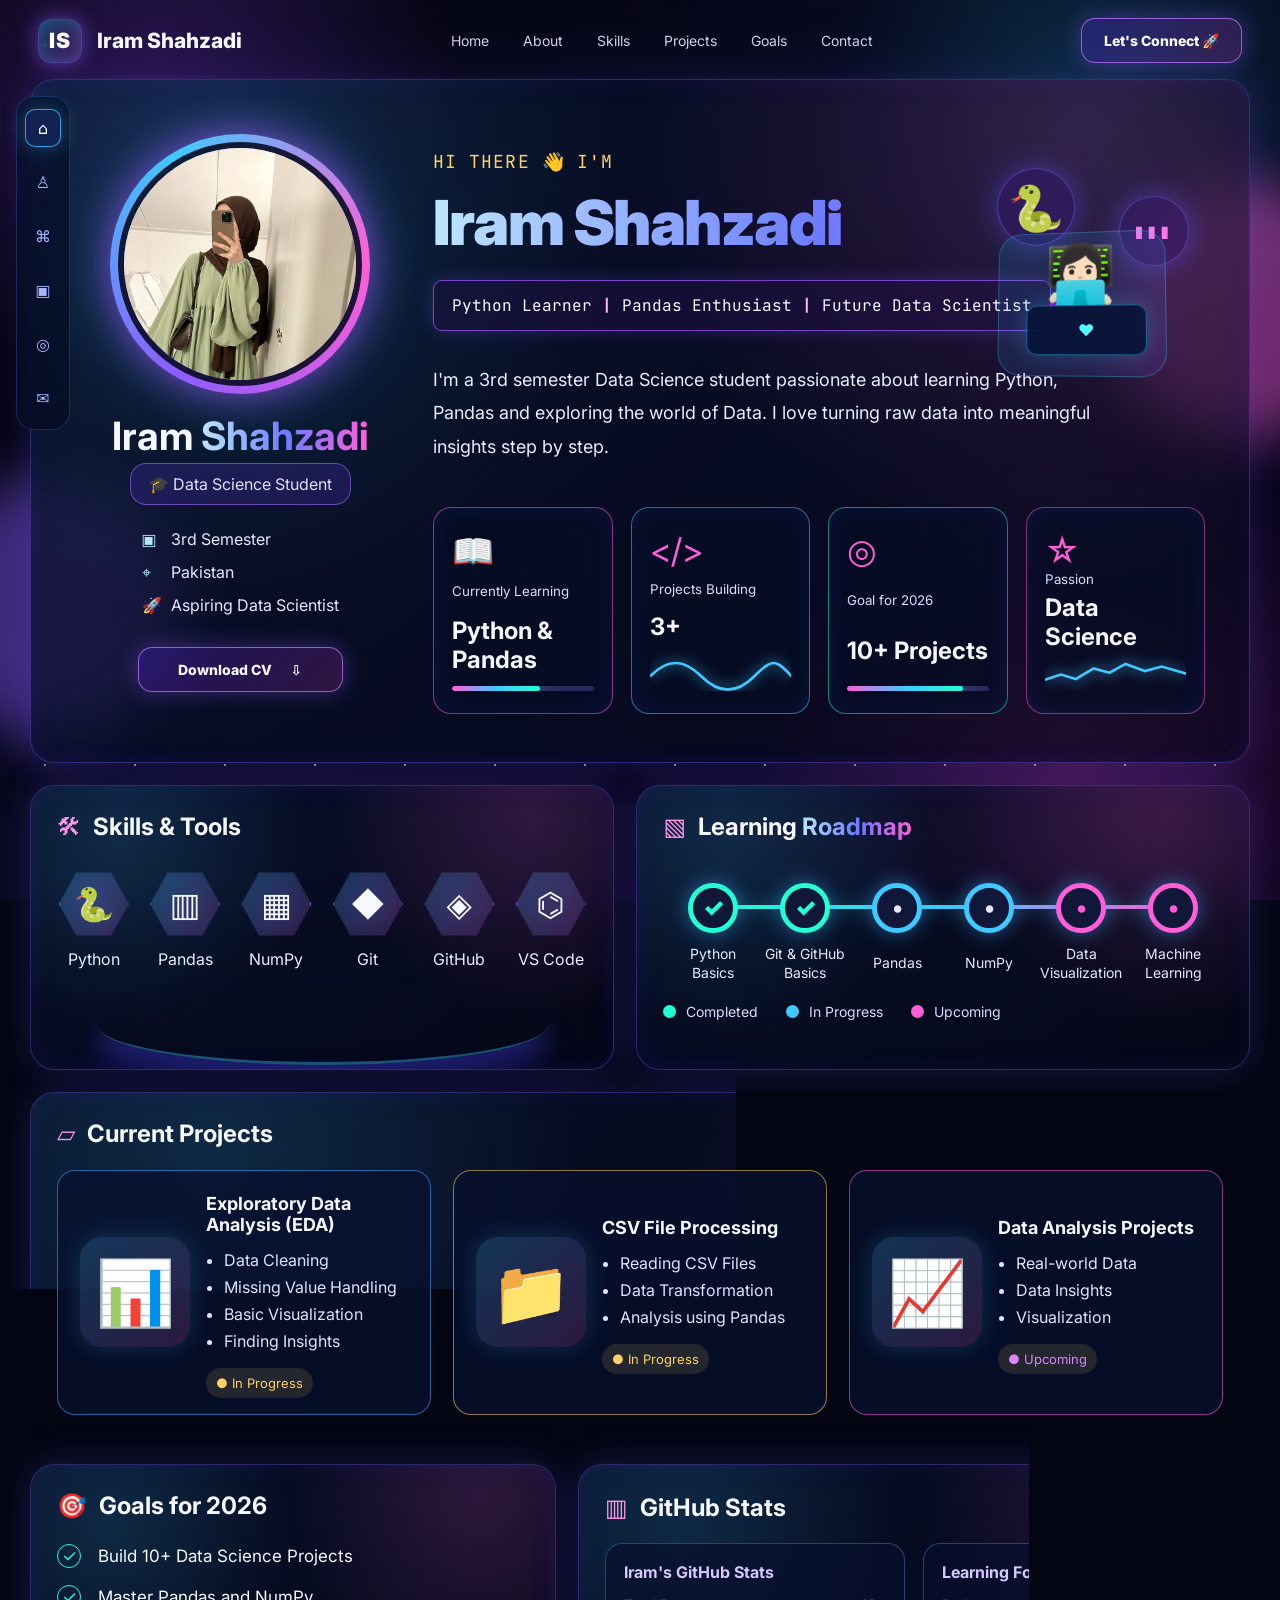
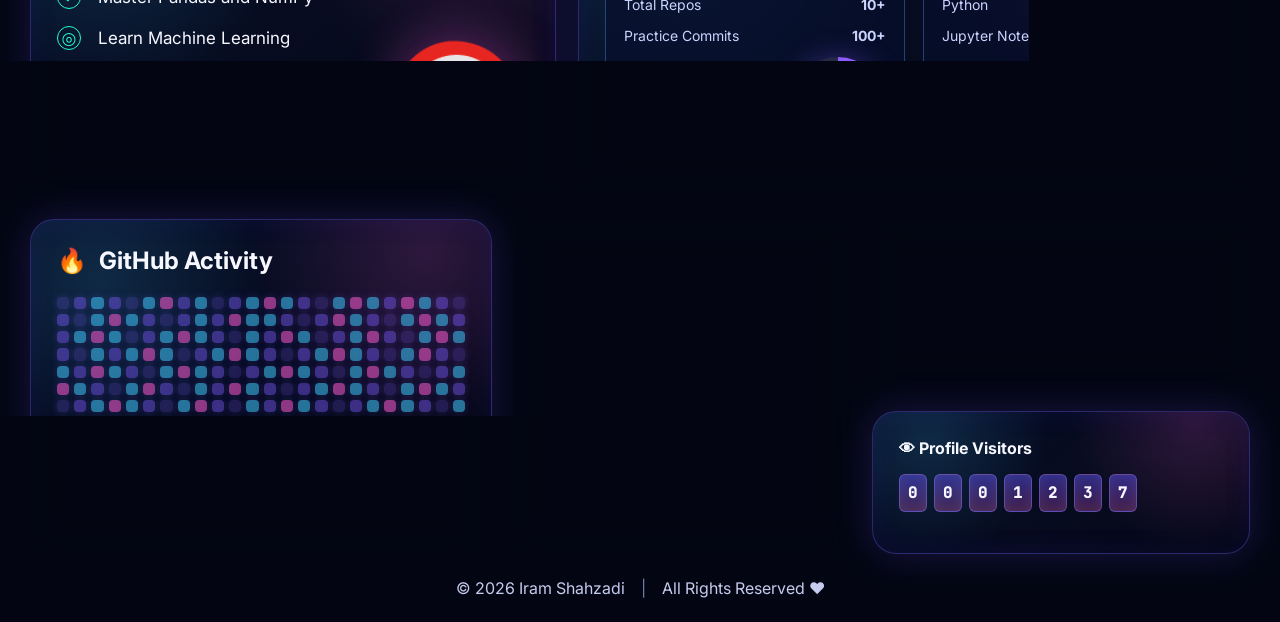
<file: index_capture.html>
<!DOCTYPE html>
<html lang="en">
<head>
  <meta charset="UTF-8" />
  <meta name="viewport" content="width=device-width, initial-scale=1.0" />
  <meta name="description" content="Iram Shahzadi - Data Science Student, Python Learner, Pandas Enthusiast, Future Data Scientist" />
  <title>Iram Shahzadi | Data Science Portfolio</title>
  <link rel="preconnect" href="https://fonts.googleapis.com">
  <link rel="preconnect" href="https://fonts.gstatic.com" crossorigin>
  <link href="https://fonts.googleapis.com/css2?family=Inter:wght@400;500;600;700;800;900&family=JetBrains+Mono:wght@400;600;700&display=swap" rel="stylesheet">
  <link rel="stylesheet" href="style.css" />
</head>
<body>
  <div class="cosmic-bg"></div>
  <div class="noise"></div>
  <div class="page-glow glow-one"></div>
  <div class="page-glow glow-two"></div>

  <aside class="side-rail" aria-label="Side Navigation">
    <a href="#home" class="side-link active" title="Home">⌂</a>
    <a href="#about" class="side-link" title="About">♙</a>
    <a href="#skills" class="side-link" title="Skills">⌘</a>
    <a href="#projects" class="side-link" title="Projects">▣</a>
    <a href="#goals" class="side-link" title="Goals">◎</a>
    <a href="#contact" class="side-link" title="Contact">✉</a>
  </aside>

  <main class="shell">
    <nav class="navbar">
      <a class="brand" href="#home" aria-label="Iram Shahzadi Home">
        <span class="brand-mark">IS</span>
        <span>Iram Shahzadi</span>
      </a>
      <div class="nav-links">
        <a href="#home">Home</a>
        <a href="#about">About</a>
        <a href="#skills">Skills</a>
        <a href="#projects">Projects</a>
        <a href="#goals">Goals</a>
        <a href="#contact">Contact</a>
      </div>
      <a class="connect-btn" href="#contact">Let's Connect 🚀</a>
    </nav>

    <section id="home" class="hero section-card">
      <div class="profile-panel">
        <div class="avatar-ring">
          <img src="assets/profile.jpg" alt="Iram Shahzadi profile photo" />
        </div>
        <h2>Iram <span>Shahzadi</span></h2>
        <p class="pill">🎓 Data Science Student</p>
        <ul class="quick-info">
          <li><span>▣</span> 3rd Semester</li>
          <li><span>⌖</span> Pakistan</li>
          <li><span>🚀</span> Aspiring Data Scientist</li>
        </ul>
        <a class="download" href="#contact">Download CV <span>⇩</span></a>
      </div>

      <div class="hero-content">
        <p class="eyebrow">HI THERE 👋 I'M</p>
        <h1>Iram Shahzadi</h1>
        <div class="typing-box"><span>Python Learner</span><b>|</b><span>Pandas Enthusiast</span><b>|</b><span>Future Data Scientist</span></div>
        <p class="summary" id="about">
          I'm a 3rd semester Data Science student passionate about learning Python, Pandas and exploring the world of Data.
          I love turning raw data into meaningful insights step by step.
        </p>

        <div class="floating-illustration" aria-hidden="true">
          <div class="planet python">🐍</div>
          <div class="planet chart">▮▮▮</div>
          <div class="girl-card">
            <div class="girl-face">👩🏻‍💻</div>
            <div class="laptop">♥</div>
          </div>
        </div>

        <div class="metric-grid">
          <article class="metric-card pink">
            <span class="metric-icon">📖</span>
            <small>Currently Learning</small>
            <strong>Python & Pandas</strong>
            <div class="progress"><i style="width:62%"></i></div>
          </article>
          <article class="metric-card blue">
            <span class="metric-icon">&lt;/&gt;</span>
            <small>Projects Building</small>
            <strong>3+</strong>
            <svg viewBox="0 0 160 36" class="wave"><path d="M0 24 C 20 4, 38 4, 58 24 S 98 44, 118 24 S 142 4, 160 24" /></svg>
          </article>
          <article class="metric-card green">
            <span class="metric-icon">◎</span>
            <small>Goal for 2026</small>
            <strong>10+ Projects</strong>
            <div class="progress"><i style="width:82%"></i></div>
          </article>
          <article class="metric-card purple">
            <span class="metric-icon">☆</span>
            <small>Passion</small>
            <strong>Data Science</strong>
            <svg viewBox="0 0 160 36" class="wave"><path d="M0 28 L18 22 L35 27 L55 15 L73 20 L91 10 L113 18 L132 13 L160 21" /></svg>
          </article>
        </div>
      </div>
    </section>

    <section id="skills" class="split-row">
      <div class="panel skills-panel">
        <div class="panel-title"><span>🛠</span><h3>Skills & Tools</h3></div>
        <div class="tool-grid">
          <div class="tool"><span>🐍</span><p>Python</p></div>
          <div class="tool"><span>▥</span><p>Pandas</p></div>
          <div class="tool"><span>▦</span><p>NumPy</p></div>
          <div class="tool"><span>◆</span><p>Git</p></div>
          <div class="tool"><span>◈</span><p>GitHub</p></div>
          <div class="tool"><span>⌬</span><p>VS Code</p></div>
        </div>
        <div class="orbit-line"></div>
      </div>

      <div class="panel roadmap-panel">
        <div class="panel-title"><span>▧</span><h3>Learning <b>Roadmap</b></h3></div>
        <div class="roadmap">
          <div class="step done"><i>✓</i><p>Python<br>Basics</p></div>
          <div class="step done"><i>✓</i><p>Git & GitHub<br>Basics</p></div>
          <div class="step active"><i>•</i><p>Pandas</p></div>
          <div class="step active"><i>•</i><p>NumPy</p></div>
          <div class="step future"><i>•</i><p>Data<br>Visualization</p></div>
          <div class="step future"><i>•</i><p>Machine<br>Learning</p></div>
        </div>
        <div class="legend"><span class="done-dot"></span> Completed <span class="active-dot"></span> In Progress <span class="future-dot"></span> Upcoming</div>
      </div>
    </section>

    <section id="projects" class="panel projects-panel">
      <div class="section-heading">
        <div class="panel-title"><span>▱</span><h3>Current Projects</h3></div>
        <a href="https://github.com/eramshahzadi" target="_blank" rel="noreferrer">View All Projects →</a>
      </div>
      <div class="project-grid">
        <article class="project-card blue-border">
          <div class="project-art">📊</div>
          <div>
            <h4>Exploratory Data Analysis (EDA)</h4>
            <ul><li>Data Cleaning</li><li>Missing Value Handling</li><li>Basic Visualization</li><li>Finding Insights</li></ul>
            <span class="status in-progress">● In Progress</span>
          </div>
        </article>
        <article class="project-card amber-border">
          <div class="project-art">📁</div>
          <div>
            <h4>CSV File Processing</h4>
            <ul><li>Reading CSV Files</li><li>Data Transformation</li><li>Analysis using Pandas</li></ul>
            <span class="status in-progress">● In Progress</span>
          </div>
        </article>
        <article class="project-card purple-border">
          <div class="project-art">📈</div>
          <div>
            <h4>Data Analysis Projects</h4>
            <ul><li>Real-world Data</li><li>Data Insights</li><li>Visualization</li></ul>
            <span class="status upcoming">● Upcoming</span>
          </div>
        </article>
      </div>
    </section>

    <section id="goals" class="two-col">
      <div class="panel goals-panel">
        <div class="panel-title"><span>🎯</span><h3>Goals for 2026</h3></div>
        <ul class="goal-list">
          <li><span>✓</span> Build 10+ Data Science Projects</li>
          <li><span>✓</span> Master Pandas and NumPy</li>
          <li><span>◎</span> Learn Machine Learning</li>
          <li><span>♡</span> Participate in Kaggle Competitions</li>
          <li><span>✿</span> Build a Strong Data Science Portfolio</li>
        </ul>
        <div class="target-art">🎯</div>
      </div>

      <div class="panel stats-panel">
        <div class="section-heading tight">
          <div class="panel-title"><span>▥</span><h3>GitHub Stats</h3></div>
          <span class="live-dot">● Live</span>
        </div>
        <div class="stats-grid">
          <div class="stat-box">
            <h4>Iram's GitHub Stats</h4>
            <p><span>Total Repos</span><b>10+</b></p>
            <p><span>Practice Commits</span><b>100+</b></p>
            <p><span>Contributions</span><b>200+</b></p>
            <p><span>Learning Streak</span><b>Daily</b></p>
            <div class="donut"><span>GH</span></div>
          </div>
          <div class="stat-box langs">
            <h4>Learning Focus</h4>
            <p><span>Python</span><i style="width:82%"></i><b>82%</b></p>
            <p><span>Jupyter Notebook</span><i style="width:10%"></i><b>10%</b></p>
            <p><span>HTML</span><i style="width:4%"></i><b>4%</b></p>
            <p><span>CSS</span><i style="width:2%"></i><b>2%</b></p>
            <p><span>JavaScript</span><i style="width:2%"></i><b>2%</b></p>
          </div>
        </div>
      </div>
    </section>

    <section id="contact" class="bottom-grid">
      <div class="panel activity-panel">
        <div class="panel-title"><span>🔥</span><h3>GitHub Activity</h3></div>
        <div class="calendar" id="calendar"></div>
        <p class="caption">Keep learning, keep growing! 🌱</p>
      </div>

      <div class="panel contact-panel">
        <div class="panel-title"><span>🌐</span><h3>Connect With Me</h3></div>
        <a class="contact-card" href="https://github.com/eramshahzadi" target="_blank" rel="noreferrer"><span>◈</span><div><b>GitHub</b><small>@eramshahzadi</small></div></a>
        <a class="contact-card" href="https://www.linkedin.com/in/iramshahzadi-python/" target="_blank" rel="noreferrer"><span>in</span><div><b>LinkedIn</b><small>/in/iramshahzadi-python</small></div></a>
        <div class="social-row"><span>♥</span><span>&lt;/&gt;</span><span>◎</span><span>☆</span><span>&gt;_</span></div>
      </div>

      <div class="quote-stack">
        <div class="panel quote-card">
          <p>“Every expert<br>was once a beginner.”</p>
          <small>— Keep Learning ✈</small>
        </div>
        <div class="panel visitors-card">
          <h4>👁 Profile Visitors</h4>
          <div class="counter"><span>0</span><span>0</span><span>0</span><span>1</span><span>2</span><span>3</span><span>7</span></div>
        </div>
      </div>
    </section>

    <footer>
      © 2026 Iram Shahzadi <span>|</span> All Rights Reserved ❤️
    </footer>
  </main>

  <script src="script.js"></script>

<script>
  window.addEventListener('load', () => {
    const y = Number(new URLSearchParams(location.search).get('scroll') || 0);
    setTimeout(() => { window.scrollTo({ top: y, behavior: 'instant' }); }, 150);
  });
</script>
</body>
</html>
</file>
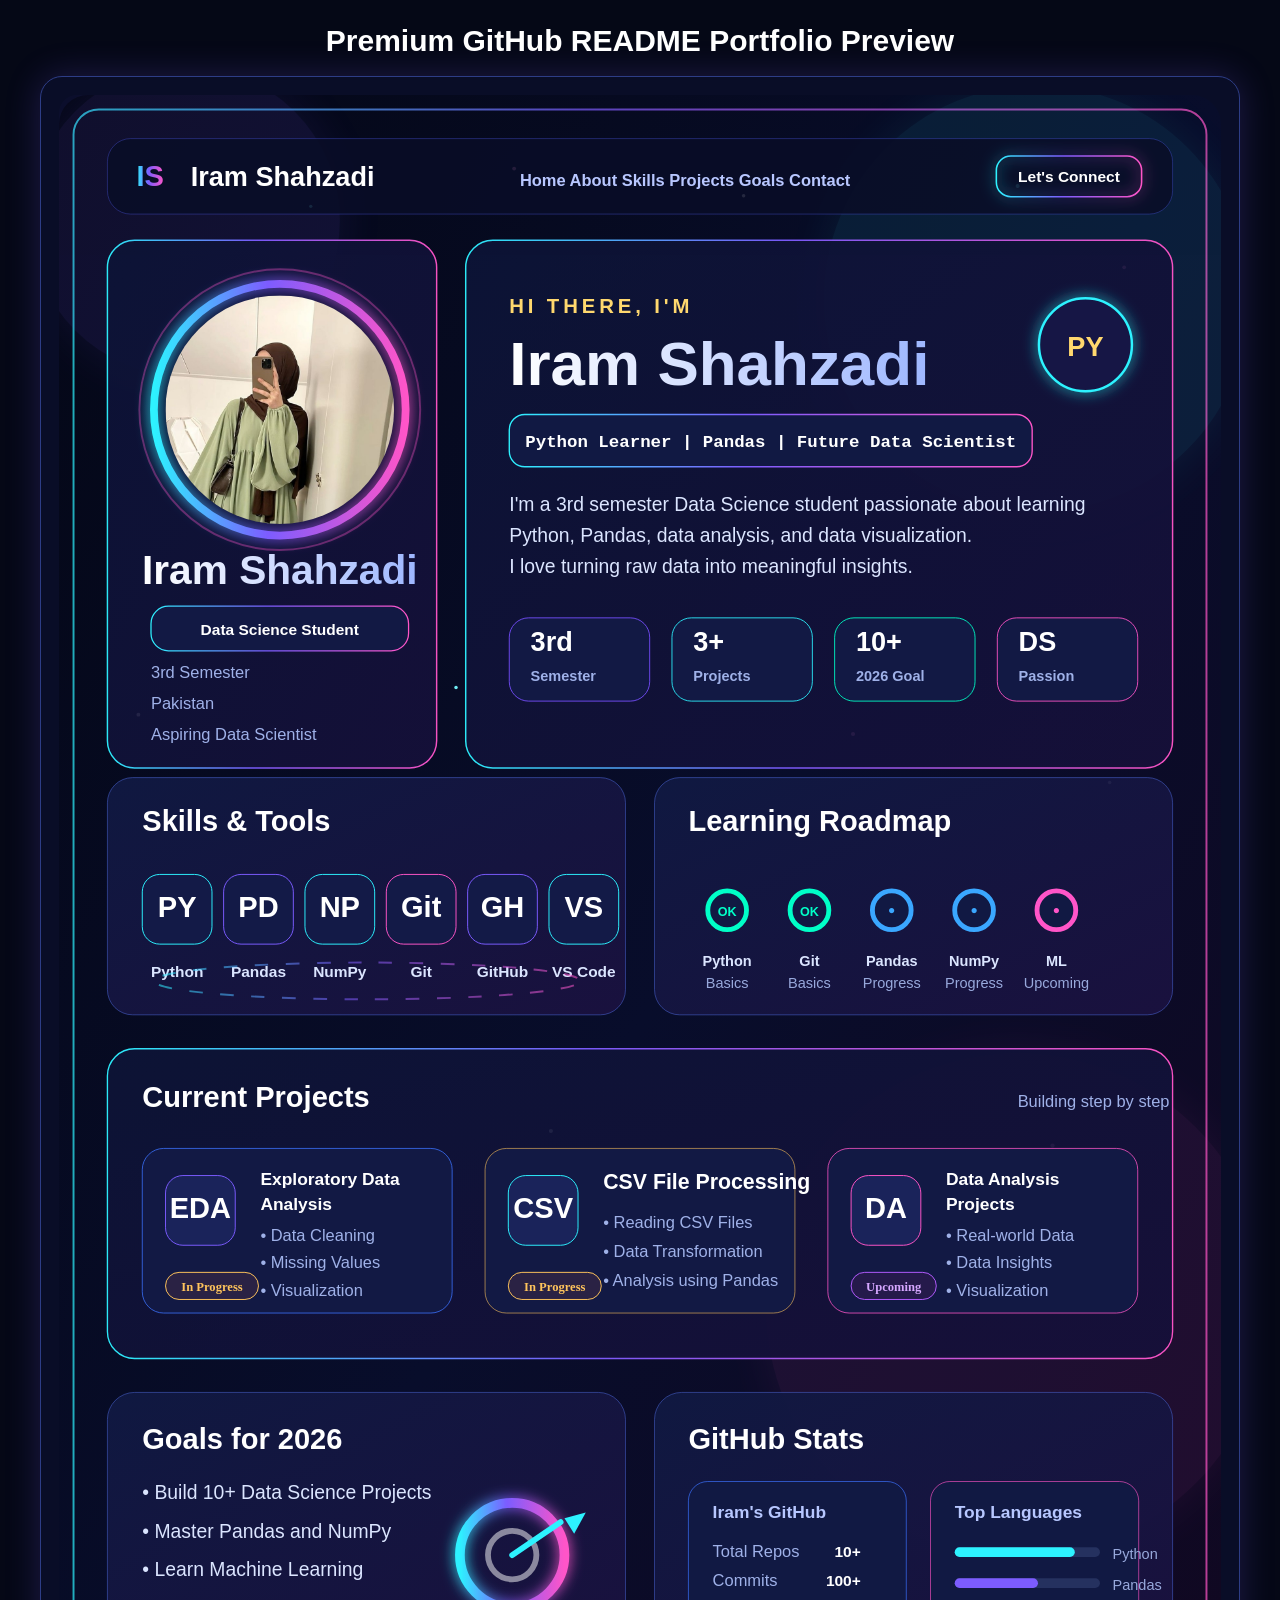
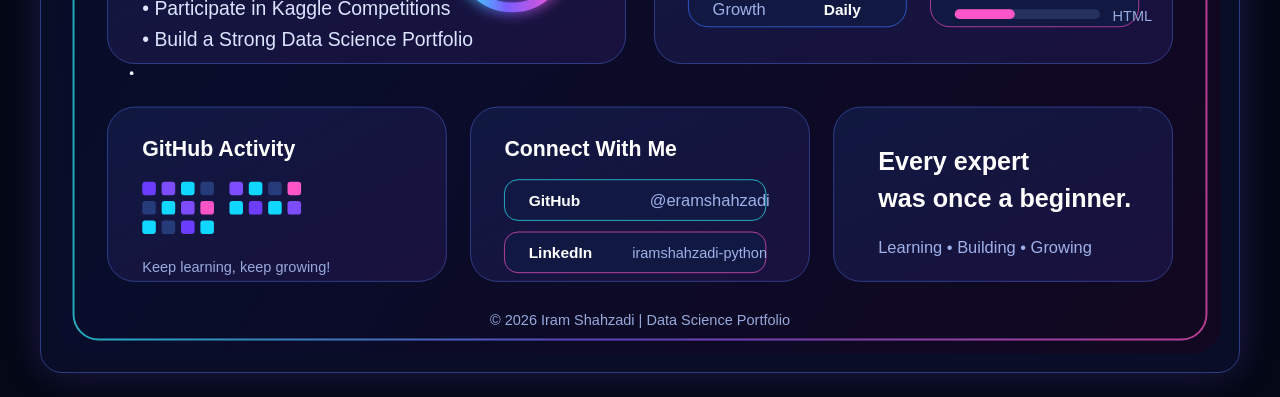
<file: readme-animated-preview.html>
<!doctype html>
<html>
<head>
<meta charset="utf-8">
<meta name="viewport" content="width=device-width, initial-scale=1">
<title>Premium README Preview</title>
<style>
  body{margin:0;background:#050816;color:#fff;font-family:Arial,Helvetica,sans-serif;padding:24px}
  .wrap{max-width:1200px;margin:0 auto}
  h1{font-size:30px;margin:0 0 18px;text-align:center}
  .card{background:#090d27;border:1px solid #2d3d86;border-radius:22px;padding:18px;box-shadow:0 0 35px rgba(124,92,255,.22)}
  img{width:100%;height:auto;display:block;border-radius:18px}
</style>
</head>
<body>
<div class="wrap">
  <h1>Premium GitHub README Portfolio Preview</h1>
  <div class="card"><img src="assets/github-profile-neon.svg" alt="Iram Shahzadi premium GitHub profile preview"></div>
</div>
</body>
</html>
</file>
<file: style.css>
:root{
  --bg:#030612;
  --panel:rgba(10, 18, 45, .62);
  --panel-strong:rgba(10,18,45,.88);
  --line:rgba(117, 102, 255, .35);
  --line2:rgba(42, 236, 255, .32);
  --text:#f6f7ff;
  --muted:#bfc7ff;
  --blue:#40c9ff;
  --violet:#8c5cff;
  --pink:#ff5ed8;
  --green:#22ffd2;
  --amber:#ffd166;
  --shadow:0 0 38px rgba(111,76,255,.22), inset 0 0 28px rgba(73,42,255,.09);
}
*{box-sizing:border-box}
html{scroll-behavior:smooth}
body{
  margin:0;
  font-family:Inter,system-ui,-apple-system,Segoe UI,sans-serif;
  color:var(--text);
  background:var(--bg);
  min-height:100vh;
  overflow-x:hidden;
}
a{color:inherit;text-decoration:none}
.cosmic-bg{
  position:fixed;inset:0;z-index:-4;
  background:
    radial-gradient(circle at 12% 10%,rgba(141,67,255,.28),transparent 22%),
    radial-gradient(circle at 86% 12%,rgba(31,208,255,.20),transparent 20%),
    radial-gradient(circle at 84% 84%,rgba(255,64,214,.22),transparent 24%),
    linear-gradient(135deg,#02030a 0%,#07091e 42%,#09031a 100%);
}
.cosmic-bg:before{
  content:"";position:absolute;inset:0;
  background-image:
    radial-gradient(#fff 0.7px,transparent 1px),
    radial-gradient(rgba(75,225,255,.9) 0.8px,transparent 1.2px),
    radial-gradient(rgba(255,111,229,.85) 1px,transparent 1.4px);
  background-size:90px 90px,150px 150px,210px 210px;
  background-position:0 0,30px 50px,70px 10px;
  opacity:.55;
  animation:stars 32s linear infinite;
}
@keyframes stars{to{transform:translateY(-90px)}}
.noise{position:fixed;inset:0;z-index:-3;pointer-events:none;background:linear-gradient(90deg,rgba(255,255,255,.02) 1px,transparent 1px),linear-gradient(rgba(255,255,255,.02) 1px,transparent 1px);background-size:64px 64px;mask-image:linear-gradient(to bottom,rgba(0,0,0,.85),rgba(0,0,0,.18))}
.page-glow{position:fixed;width:260px;height:260px;border-radius:50%;filter:blur(28px);z-index:-2;opacity:.42;pointer-events:none}.glow-one{left:-80px;bottom:18%;background:#8c5cff}.glow-two{right:-90px;top:20%;background:#ff5ed8}
.shell{width:min(1220px,calc(100% - 32px));margin:0 auto;padding-bottom:24px}.navbar{position:sticky;top:0;z-index:20;display:flex;align-items:center;gap:20px;justify-content:space-between;padding:18px 8px 14px;backdrop-filter:blur(18px)}.brand{display:flex;align-items:center;gap:15px;font-weight:800;font-size:21px}.brand-mark{width:44px;height:44px;border-radius:13px;display:grid;place-items:center;font-weight:900;letter-spacing:1px;color:#fff;background:linear-gradient(135deg,rgba(29,191,255,.24),rgba(251,67,255,.18));border:1px solid var(--line);box-shadow:0 0 20px rgba(140,92,255,.55),inset 0 0 16px rgba(63,223,255,.22)}.nav-links{display:flex;gap:18px;align-items:center;color:#e9e8ff;font-size:14px}.nav-links a{padding:10px 8px;border-radius:999px;opacity:.9}.nav-links a:hover{color:#fff;text-shadow:0 0 14px var(--pink)}.connect-btn,.download{border:1px solid rgba(186,117,255,.75);background:linear-gradient(135deg,rgba(95,42,255,.26),rgba(255,70,218,.16));box-shadow:0 0 22px rgba(139,92,246,.38);border-radius:14px;padding:13px 22px;font-weight:800;font-size:14px}.side-rail{position:fixed;left:16px;top:96px;width:54px;padding:12px 8px;border:1px solid rgba(70,139,255,.25);border-radius:18px;background:rgba(5,12,31,.58);backdrop-filter:blur(16px);z-index:30;display:grid;gap:16px}.side-link{height:38px;border-radius:10px;display:grid;place-items:center;color:#a9b5ff;border:1px solid transparent}.side-link.active,.side-link:hover{color:#fff;border-color:rgba(54,196,255,.8);box-shadow:0 0 22px rgba(56,189,248,.35);background:rgba(55,118,255,.18)}
.section-card,.panel{border:1px solid var(--line);background:linear-gradient(140deg,rgba(9,18,46,.76),rgba(7,9,28,.55));box-shadow:var(--shadow);backdrop-filter:blur(18px);border-radius:24px;position:relative;overflow:hidden}.section-card:before,.panel:before{content:"";position:absolute;inset:0;background:radial-gradient(circle at 15% 18%,rgba(65,202,255,.15),transparent 35%),radial-gradient(circle at 86% 10%,rgba(255,93,216,.16),transparent 36%);pointer-events:none}.hero{min-height:650px;display:grid;grid-template-columns:330px 1fr;gap:28px;padding:54px 44px 48px;margin-top:2px}.profile-panel{position:relative;z-index:2;display:flex;flex-direction:column;align-items:center;text-align:center}.avatar-ring{width:260px;height:260px;border-radius:50%;padding:8px;background:conic-gradient(from 90deg,var(--pink),var(--violet),var(--blue),var(--pink));box-shadow:0 0 40px rgba(160,85,255,.72),0 0 80px rgba(34,211,238,.2)}.avatar-ring img{width:100%;height:100%;object-fit:cover;border-radius:50%;border:6px solid rgba(8,12,35,.9);object-position:center 26%}.profile-panel h2{font-size:39px;margin:22px 0 8px;line-height:1}.profile-panel h2 span,.hero h1,.panel-title h3 b{background:linear-gradient(90deg,#bce7ff,#6d7cff,#ff5ed8);-webkit-background-clip:text;background-clip:text;color:transparent}.pill{border:1px solid rgba(172,113,255,.55);border-radius:16px;padding:10px 18px;margin:0;background:rgba(110,64,255,.18);color:#e8dcff}.quick-info{list-style:none;text-align:left;display:grid;gap:13px;margin:24px 0;padding:0;color:#e4e9ff}.quick-info span{display:inline-block;width:25px;color:#aeeaff}.download{margin-top:8px;min-width:205px;display:flex;align-items:center;justify-content:center;gap:18px}.hero-content{position:relative;z-index:2;padding:16px 0 0}.eyebrow{font-family:"JetBrains Mono",monospace;color:var(--amber);font-size:18px;letter-spacing:.06em;margin:0 0 12px}.hero h1{font-size:62px;margin:0 0 20px;font-weight:900;letter-spacing:-1.5px}.typing-box{font-family:"JetBrains Mono",monospace;display:inline-flex;flex-wrap:wrap;gap:10px;align-items:center;border:1px solid rgba(160,92,255,.72);border-radius:9px;padding:14px 18px;background:rgba(32,18,72,.48);box-shadow:0 0 18px rgba(124,92,255,.26);font-size:16px}.typing-box b{color:#ffb7f0}.summary{font-size:18px;line-height:1.85;max-width:660px;margin:32px 0 44px;color:#e8ecff}.floating-illustration{position:absolute;right:8px;top:12px;width:250px;height:230px}.planet{position:absolute;border-radius:50%;display:grid;place-items:center;box-shadow:0 0 28px rgba(100,92,255,.45);background:rgba(56,25,119,.45);border:1px solid rgba(123,92,255,.48)}.planet.python{width:78px;height:78px;right:122px;top:22px;font-size:45px}.planet.chart{width:70px;height:70px;right:8px;top:50px;color:#ff78e9;font-weight:900;letter-spacing:4px}.girl-card{position:absolute;right:32px;bottom:0;width:170px;height:145px;border:1px solid rgba(53,211,255,.3);border-radius:24px;background:linear-gradient(135deg,rgba(0,199,255,.12),rgba(123,92,255,.12));transform:perspective(500px) rotateX(5deg) rotateY(-9deg)}.girl-face{position:absolute;font-size:58px;left:48px;top:6px}.laptop{position:absolute;left:29px;right:18px;bottom:20px;height:50px;display:grid;place-items:center;color:#55f8ff;border-radius:10px;background:rgba(7,20,56,.9);border:1px solid rgba(53,211,255,.42);box-shadow:0 0 25px rgba(53,211,255,.25)}.metric-grid{display:grid;grid-template-columns:repeat(4,1fr);gap:18px}.metric-card{min-height:174px;border-radius:18px;border:1px solid rgba(100,126,255,.52);background:rgba(5,13,37,.62);padding:22px 18px;box-shadow:inset 0 0 24px rgba(54,83,255,.12);display:flex;flex-direction:column;justify-content:space-between}.metric-card.pink{border-color:rgba(255,94,216,.54)}.metric-card.blue{border-color:rgba(64,201,255,.55)}.metric-card.green{border-color:rgba(34,255,210,.5)}.metric-card.purple{border-color:rgba(255,94,216,.5)}.metric-icon{font-size:34px;color:var(--pink)}.metric-card small{color:#d6ddff}.metric-card strong{font-size:24px;margin-top:6px}.progress{height:5px;border-radius:999px;background:rgba(137,118,255,.28);overflow:hidden}.progress i{display:block;height:100%;border-radius:999px;background:linear-gradient(90deg,var(--pink),var(--blue),var(--green));box-shadow:0 0 18px var(--green)}.wave{width:100%;height:40px}.wave path{fill:none;stroke:var(--blue);stroke-width:3;filter:drop-shadow(0 0 7px var(--blue))}.split-row{display:grid;grid-template-columns:1fr 1.05fr;gap:22px;margin-top:22px}.panel{padding:26px}.panel-title{position:relative;z-index:2;display:flex;align-items:center;gap:12px}.panel-title h3{margin:0;font-size:24px}.panel-title span{font-size:24px;color:#ff96ed}.tool-grid{position:relative;z-index:2;display:grid;grid-template-columns:repeat(6,1fr);gap:18px;margin-top:28px}.tool{text-align:center}.tool span{width:70px;height:70px;margin:0 auto 10px;clip-path:polygon(25% 5%,75% 5%,100% 50%,75% 95%,25% 95%,0 50%);display:grid;place-items:center;font-size:33px;background:linear-gradient(135deg,rgba(63,201,255,.22),rgba(255,94,216,.16));border:1px solid rgba(110,126,255,.75);filter:drop-shadow(0 0 16px rgba(95,92,255,.42))}.tool p{margin:0;color:#e9edff}.orbit-line{height:80px;margin:16px auto -22px;width:85%;border-bottom:3px solid rgba(64,201,255,.38);border-radius:50%;box-shadow:0 18px 26px rgba(75,70,255,.35)}.roadmap{position:relative;z-index:2;display:grid;grid-template-columns:repeat(6,1fr);gap:0;margin:42px 4px 20px}.roadmap:before{content:"";position:absolute;left:8%;right:8%;top:22px;height:4px;background:linear-gradient(90deg,var(--green),var(--blue),var(--pink));box-shadow:0 0 18px rgba(53,211,255,.45)}.step{position:relative;display:grid;justify-items:center;gap:12px;text-align:center;color:#e6e9ff}.step i{width:50px;height:50px;border-radius:50%;display:grid;place-items:center;font-style:normal;font-weight:900;font-size:24px;z-index:2;background:#101739;border:5px solid var(--blue);box-shadow:0 0 20px rgba(60,173,255,.5)}.step.done i{border-color:var(--green);color:var(--green)}.step.future i{border-color:var(--pink);color:var(--pink)}.step p{margin:0;font-size:14px;line-height:1.35}.legend{position:relative;z-index:2;display:flex;gap:28px;align-items:center;color:#d9ddff;font-size:14px}.legend span{width:13px;height:13px;border-radius:50%;display:inline-block;margin-right:-18px}.done-dot{background:var(--green)}.active-dot{background:var(--blue)}.future-dot{background:var(--pink)}.projects-panel{margin-top:22px}.section-heading{position:relative;z-index:2;display:flex;align-items:center;justify-content:space-between;gap:16px}.section-heading a{color:#e3b5ff}.project-grid{position:relative;z-index:2;display:grid;grid-template-columns:repeat(3,1fr);gap:22px;margin-top:22px}.project-card{display:grid;grid-template-columns:110px 1fr;gap:16px;align-items:center;border:1px solid rgba(62,169,255,.55);border-radius:18px;background:rgba(8,17,47,.76);padding:22px;min-height:195px}.project-card h4{margin:0 0 12px;font-size:18px}.project-card ul{margin:0 0 16px;padding-left:18px;color:#dce4ff;line-height:1.7}.project-art{font-size:64px;display:grid;place-items:center;min-height:110px;border-radius:22px;background:linear-gradient(135deg,rgba(64,201,255,.2),rgba(255,94,216,.15));box-shadow:0 0 26px rgba(64,201,255,.18)}.amber-border{border-color:rgba(255,209,102,.55)}.purple-border{border-color:rgba(255,94,216,.55)}.status{font-size:13px;border-radius:999px;padding:7px 10px;background:rgba(255,209,102,.12)}.status.in-progress{color:#ffd166}.status.upcoming{color:#dc83ff}.two-col{display:grid;grid-template-columns:.9fr 1.15fr;gap:22px;margin-top:22px}.goal-list{position:relative;z-index:2;margin:24px 0 0;padding:0;list-style:none;display:grid;gap:17px;font-size:17px}.goal-list span{display:inline-grid;place-items:center;width:24px;height:24px;margin-right:12px;border-radius:50%;border:1px solid var(--green);color:var(--green)}.target-art{position:absolute;right:24px;bottom:22px;font-size:120px;filter:drop-shadow(0 0 28px rgba(255,94,216,.45));opacity:.9}.stats-grid{position:relative;z-index:2;display:grid;grid-template-columns:1fr 1fr;gap:18px;margin-top:18px}.live-dot{border-radius:999px;padding:8px 13px;background:rgba(34,255,123,.12);color:#8dffb4;border:1px solid rgba(34,255,123,.25);font-size:13px}.stat-box{border:1px solid rgba(79,151,255,.38);border-radius:17px;background:rgba(8,16,45,.72);padding:18px;min-height:195px;position:relative}.stat-box h4{margin:0 0 14px;color:#d7c7ff}.stat-box p{display:flex;align-items:center;justify-content:space-between;gap:12px;color:#cbd3ff;font-size:14px}.donut{position:absolute;width:88px;height:88px;border-radius:50%;right:22px;bottom:24px;display:grid;place-items:center;background:conic-gradient(var(--violet) 0 62%,var(--blue) 62% 80%,rgba(255,255,255,.12) 80%);box-shadow:0 0 28px rgba(124,92,255,.35)}.donut:before{content:"";position:absolute;inset:18px;border-radius:50%;background:#0a112e}.donut span{z-index:2;font-weight:900}.langs p{display:grid;grid-template-columns:1fr 80px 34px;gap:10px}.langs i{height:6px;border-radius:999px;background:linear-gradient(90deg,var(--blue),var(--pink));align-self:center;box-shadow:0 0 10px rgba(64,201,255,.58)}.bottom-grid{display:grid;grid-template-columns:1.1fr .8fr .9fr;gap:22px;margin-top:22px}.calendar{position:relative;z-index:2;display:grid;grid-template-columns:repeat(24,1fr);gap:5px;margin-top:22px}.day{aspect-ratio:1;border-radius:4px;background:rgba(124,92,255,.22);box-shadow:0 0 9px rgba(124,92,255,.22)}.day.l1{background:rgba(124,92,255,.45)}.day.l2{background:rgba(64,201,255,.55)}.day.l3{background:rgba(255,94,216,.55)}.caption{text-align:center;color:#dcd8ff;margin:22px 0 0}.contact-card{position:relative;z-index:2;display:flex;align-items:center;gap:15px;border:1px solid rgba(128,92,255,.52);border-radius:14px;background:rgba(8,16,45,.72);padding:16px;margin-top:16px}.contact-card span{width:46px;height:46px;border-radius:12px;display:grid;place-items:center;background:rgba(56,116,255,.25);font-weight:900;font-size:22px}.contact-card small{display:block;color:#bfcbff;margin-top:4px}.social-row{display:flex;gap:14px;margin-top:18px;position:relative;z-index:2}.social-row span{width:42px;height:42px;display:grid;place-items:center;border-radius:11px;border:1px solid rgba(80,153,255,.48);background:rgba(7,16,44,.72);color:#ff7de3}.quote-stack{display:grid;gap:22px}.quote-card{text-align:center;display:grid;place-items:center;min-height:155px}.quote-card p{font-size:22px;line-height:1.5;margin:0}.quote-card small{color:#d9b6ff}.visitors-card h4{position:relative;z-index:2;margin:0 0 16px}.counter{position:relative;z-index:2;display:flex;gap:7px}.counter span{width:28px;height:38px;border-radius:6px;display:grid;place-items:center;font-family:"JetBrains Mono",monospace;font-weight:800;background:linear-gradient(180deg,rgba(92,77,255,.45),rgba(255,94,216,.24));border:1px solid rgba(156,130,255,.42);box-shadow:inset 0 0 12px rgba(255,255,255,.08)}footer{text-align:center;color:#c6cbef;padding:24px 0 0}footer span{margin:0 12px;color:#717aa9}
@media (max-width:1180px){.side-rail{display:none}.hero{grid-template-columns:1fr}.floating-illustration{opacity:.35}.metric-grid,.project-grid,.bottom-grid{grid-template-columns:1fr 1fr}.profile-panel{max-width:420px;margin:0 auto}.nav-links{display:none}.two-col,.split-row{grid-template-columns:1fr}}
@media (max-width:760px){.shell{width:min(100% - 18px,1220px)}.navbar{padding-left:0;padding-right:0}.brand{font-size:17px}.connect-btn{display:none}.hero{padding:30px 16px}.avatar-ring{width:210px;height:210px}.hero h1{font-size:42px}.typing-box{font-size:13px}.metric-grid,.project-grid,.bottom-grid,.stats-grid{grid-template-columns:1fr}.tool-grid{grid-template-columns:repeat(3,1fr)}.roadmap{grid-template-columns:repeat(3,1fr);row-gap:28px}.roadmap:before{display:none}.project-card{grid-template-columns:1fr}.target-art{opacity:.18}.bottom-grid{margin-bottom:18px}}

/* Extra animated preview polish */
.section-card,.panel,.metric-card,.project-card,.contact-card{transition:transform .35s ease,border-color .35s ease,box-shadow .35s ease;}
.section-card:hover,.panel:hover,.metric-card:hover,.project-card:hover,.contact-card:hover{transform:translateY(-4px);box-shadow:0 0 32px rgba(124,92,255,.28), inset 0 0 26px rgba(64,201,255,.08);}
.avatar-ring{animation:ringPulse 3s ease-in-out infinite;}
@keyframes ringPulse{0%,100%{box-shadow:0 0 20px rgba(124,92,255,.55),0 0 42px rgba(255,94,216,.32)}50%{box-shadow:0 0 28px rgba(64,201,255,.85),0 0 70px rgba(255,94,216,.5)}}
.profile-panel,.hero-content,.panel,.project-card{animation:riseIn .85s ease both;}
.hero-content{animation-delay:.08s}.split-row .panel:nth-child(2){animation-delay:.16s}.project-card:nth-child(2){animation-delay:.12s}.project-card:nth-child(3){animation-delay:.24s}
@keyframes riseIn{from{opacity:0;transform:translateY(28px)}to{opacity:1;transform:translateY(0)}}
.planet.python{animation:floatOne 4.5s ease-in-out infinite;}.planet.chart{animation:floatTwo 5.2s ease-in-out infinite;}.girl-card{animation:floatCard 5s ease-in-out infinite;}
@keyframes floatOne{0%,100%{transform:translateY(0) rotate(0)}50%{transform:translateY(-16px) rotate(8deg)}}
@keyframes floatTwo{0%,100%{transform:translateY(0) scale(1)}50%{transform:translateY(14px) scale(1.05)}}
@keyframes floatCard{0%,100%{transform:perspective(500px) rotateX(5deg) rotateY(-9deg) translateY(0)}50%{transform:perspective(500px) rotateX(5deg) rotateY(-9deg) translateY(-12px)}}
.typing-box b{animation:blink 1s step-end infinite}@keyframes blink{50%{opacity:0}}
.metric-card .metric-icon,.tool span,.panel-title span{animation:softGlow 2.8s ease-in-out infinite alternate;}
@keyframes softGlow{from{filter:drop-shadow(0 0 6px rgba(64,201,255,.3))}to{filter:drop-shadow(0 0 16px rgba(255,94,216,.55))}}
.step.active i,.live-dot,.counter span{animation:pulseSmall 1.8s ease-in-out infinite;}
@keyframes pulseSmall{0%,100%{transform:scale(1)}50%{transform:scale(1.08)}}
.day{animation:cellWave 3.4s ease-in-out infinite;animation-delay:calc(var(--i, 0) * .03s)}
@keyframes cellWave{0%,100%{opacity:.65;transform:scale(1)}50%{opacity:1;transform:scale(1.12)}}
</file>
